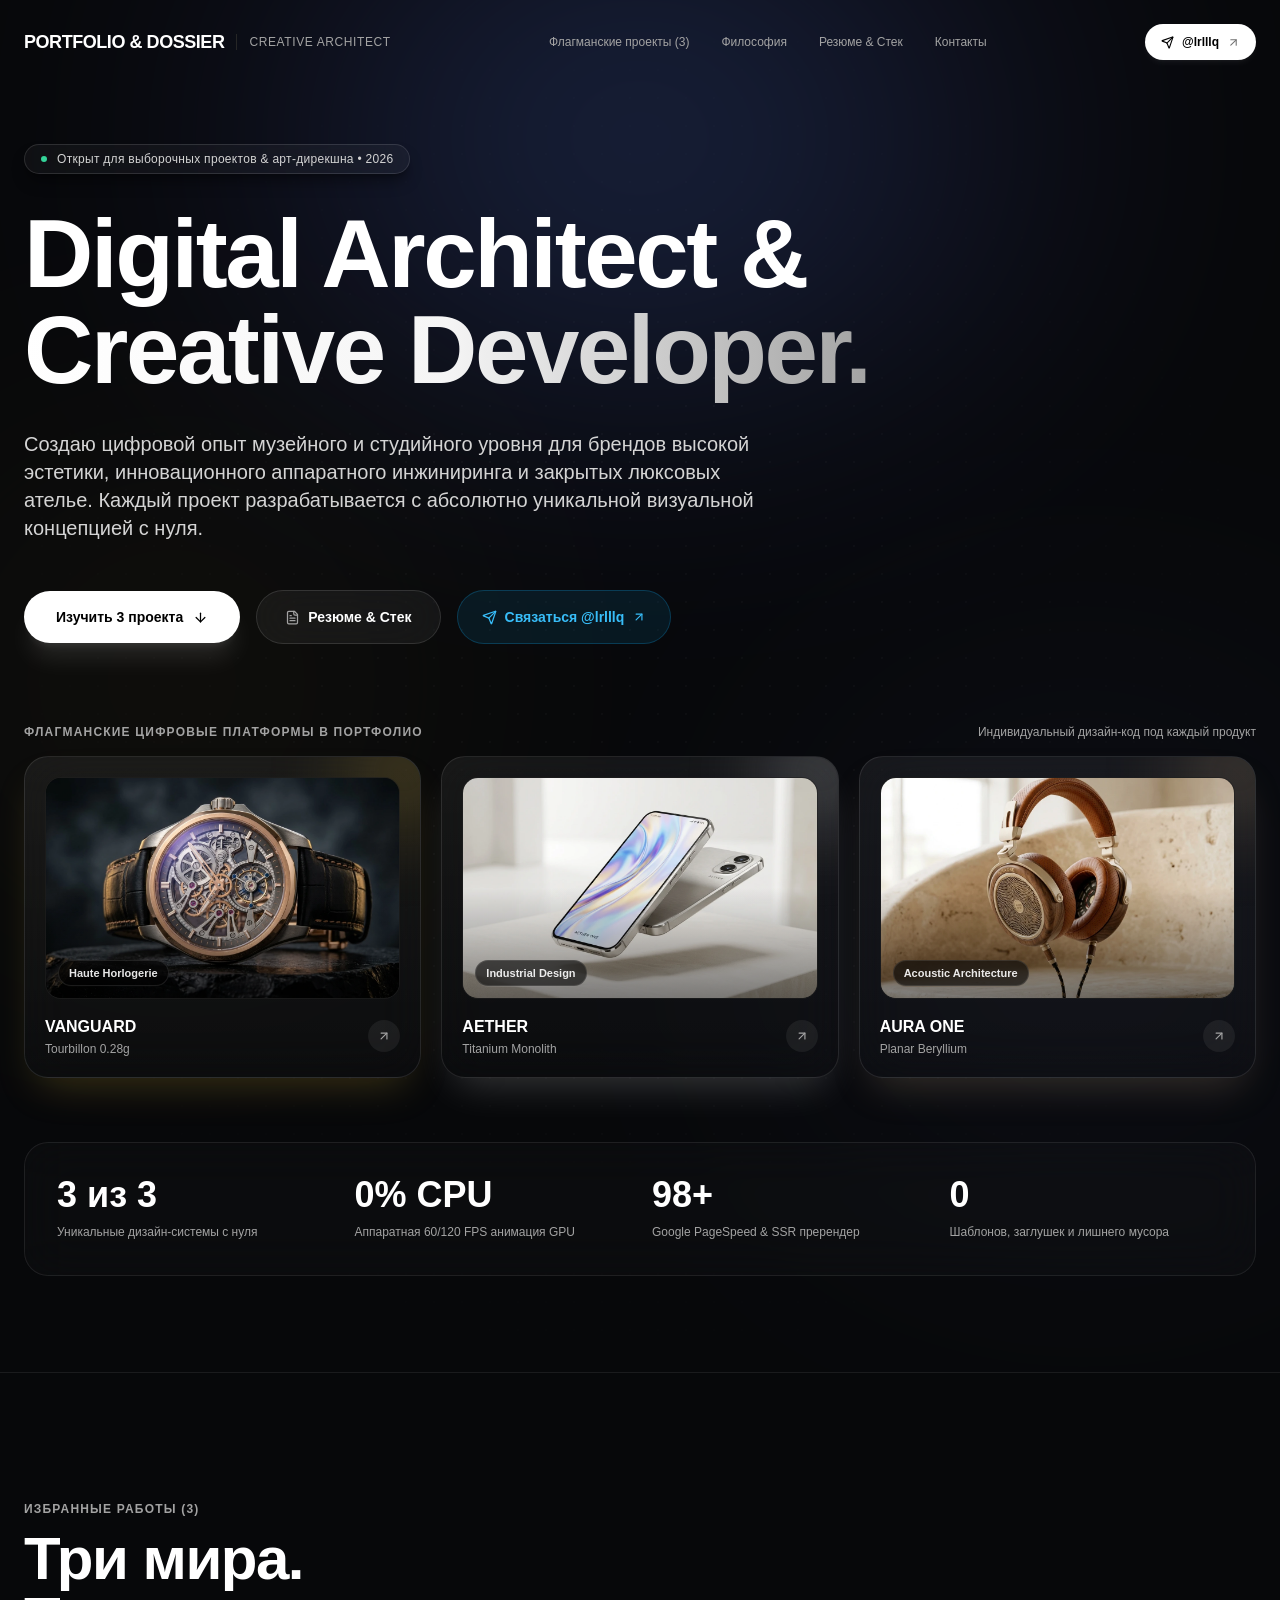
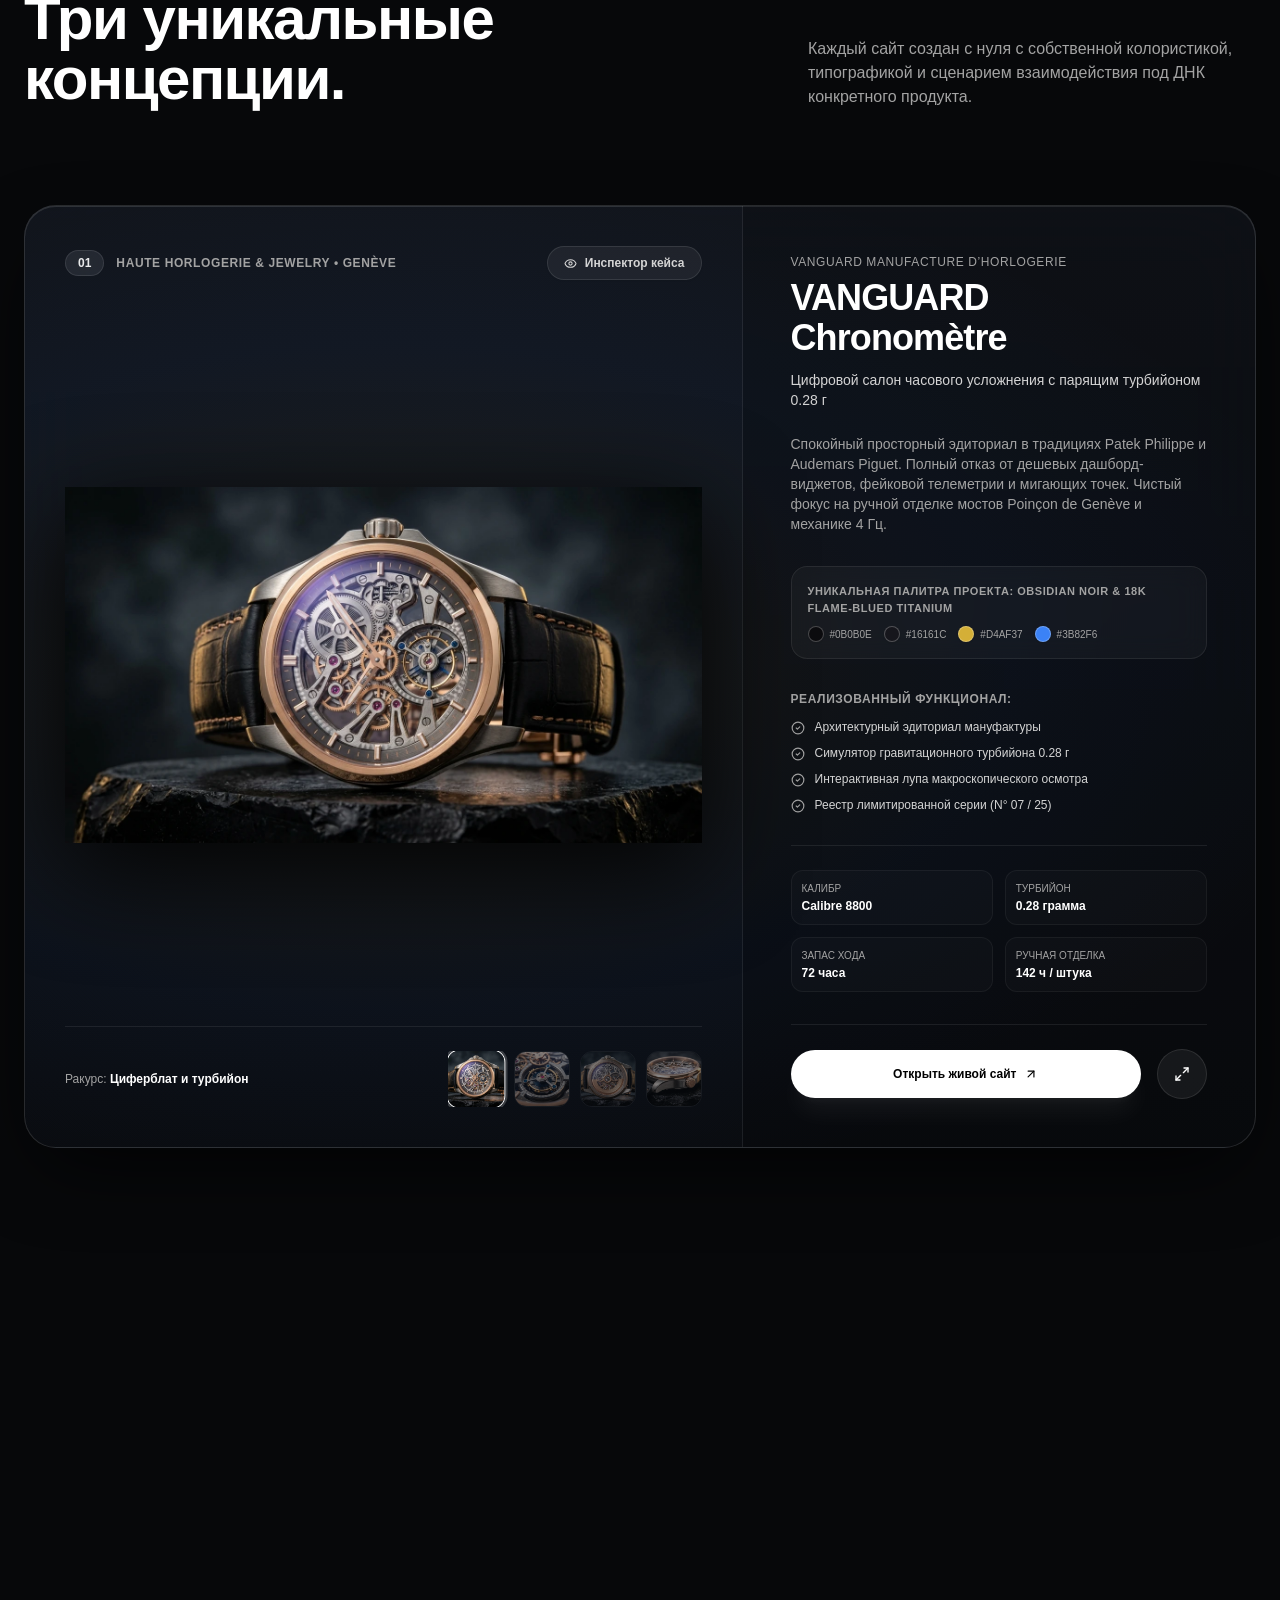
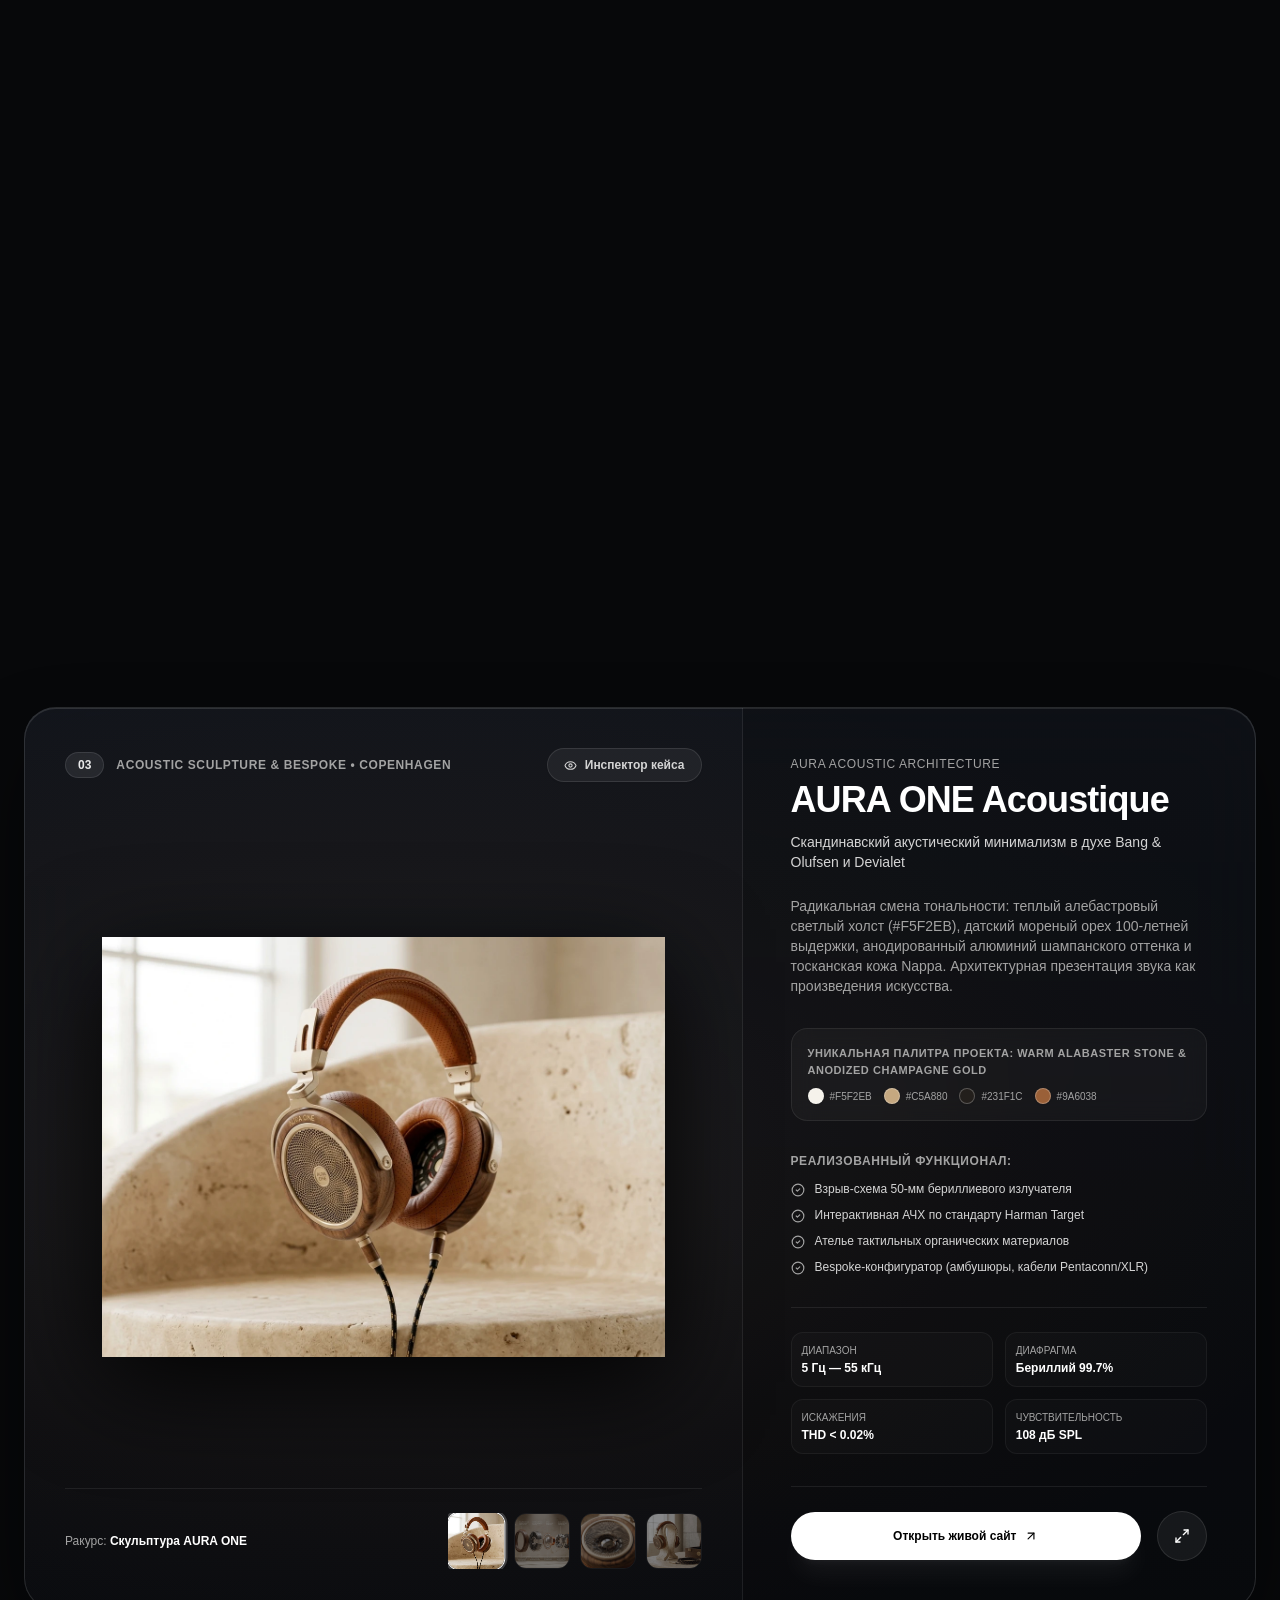
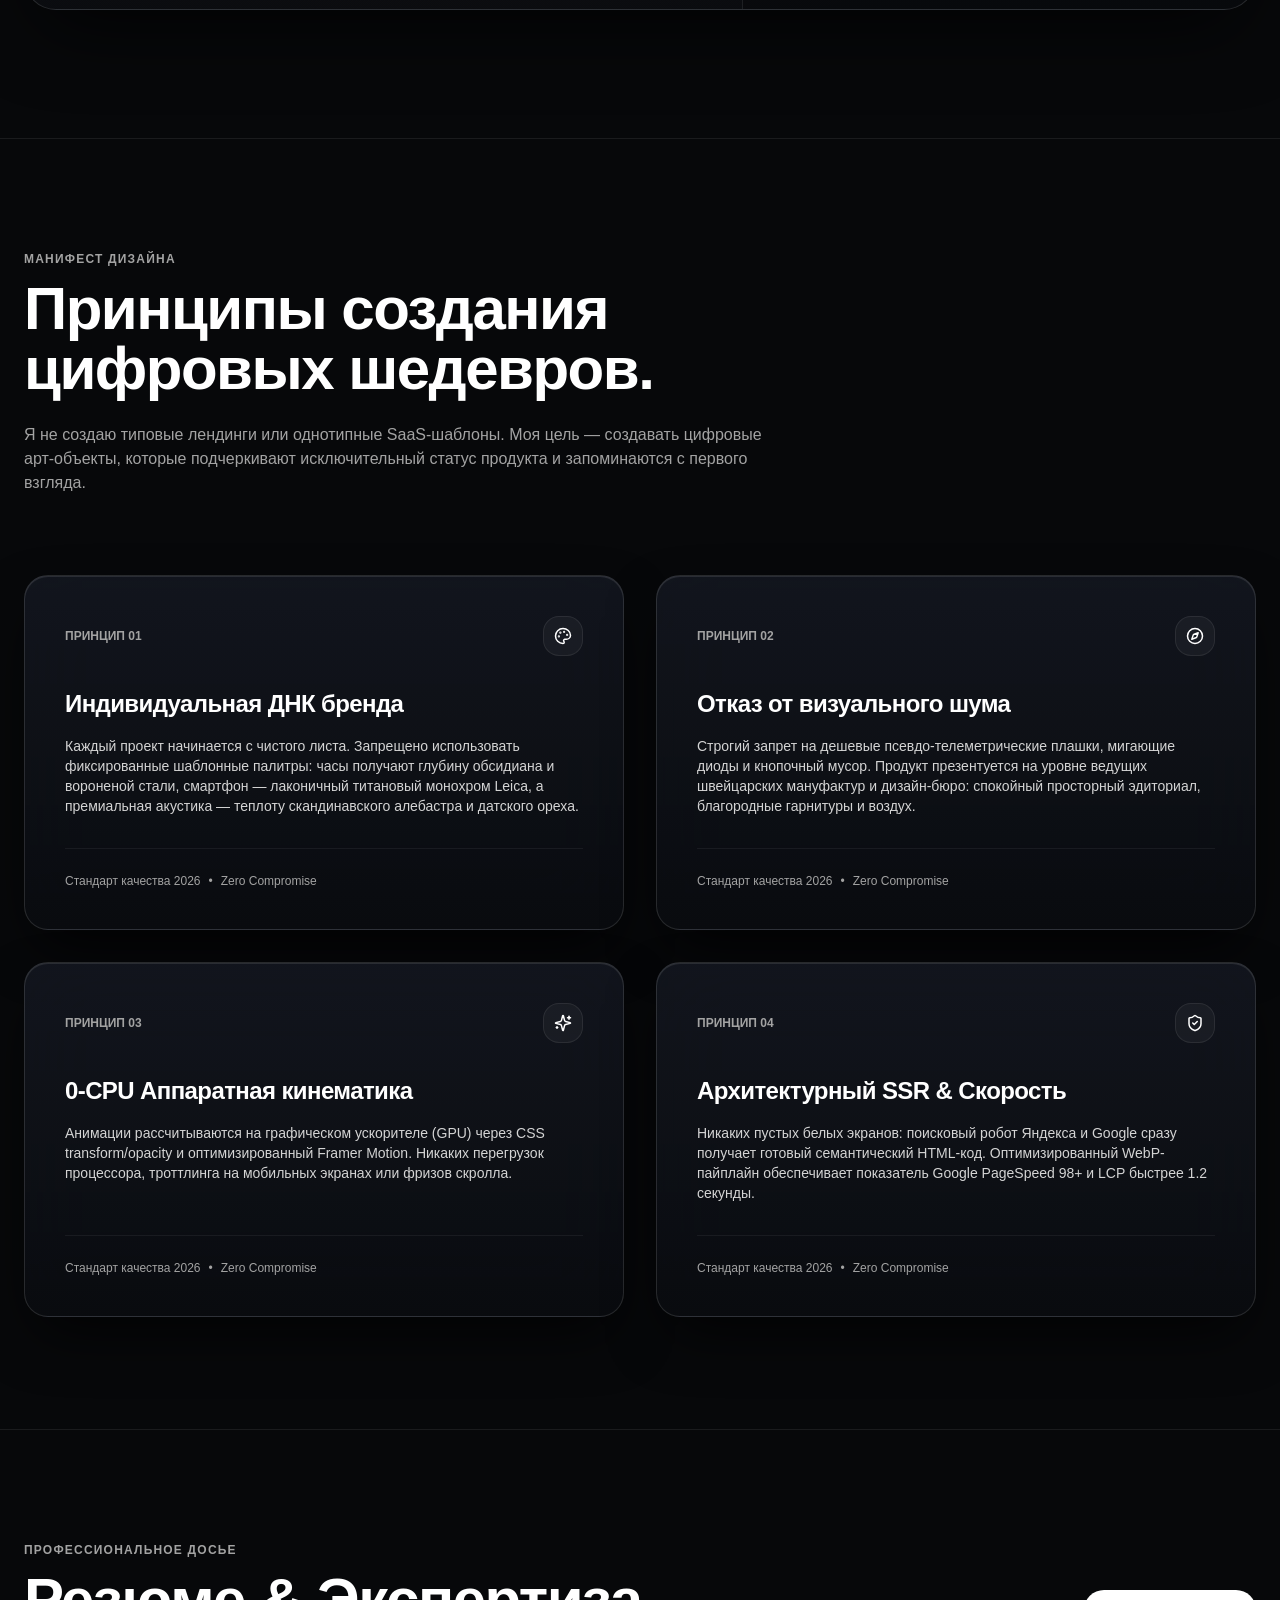
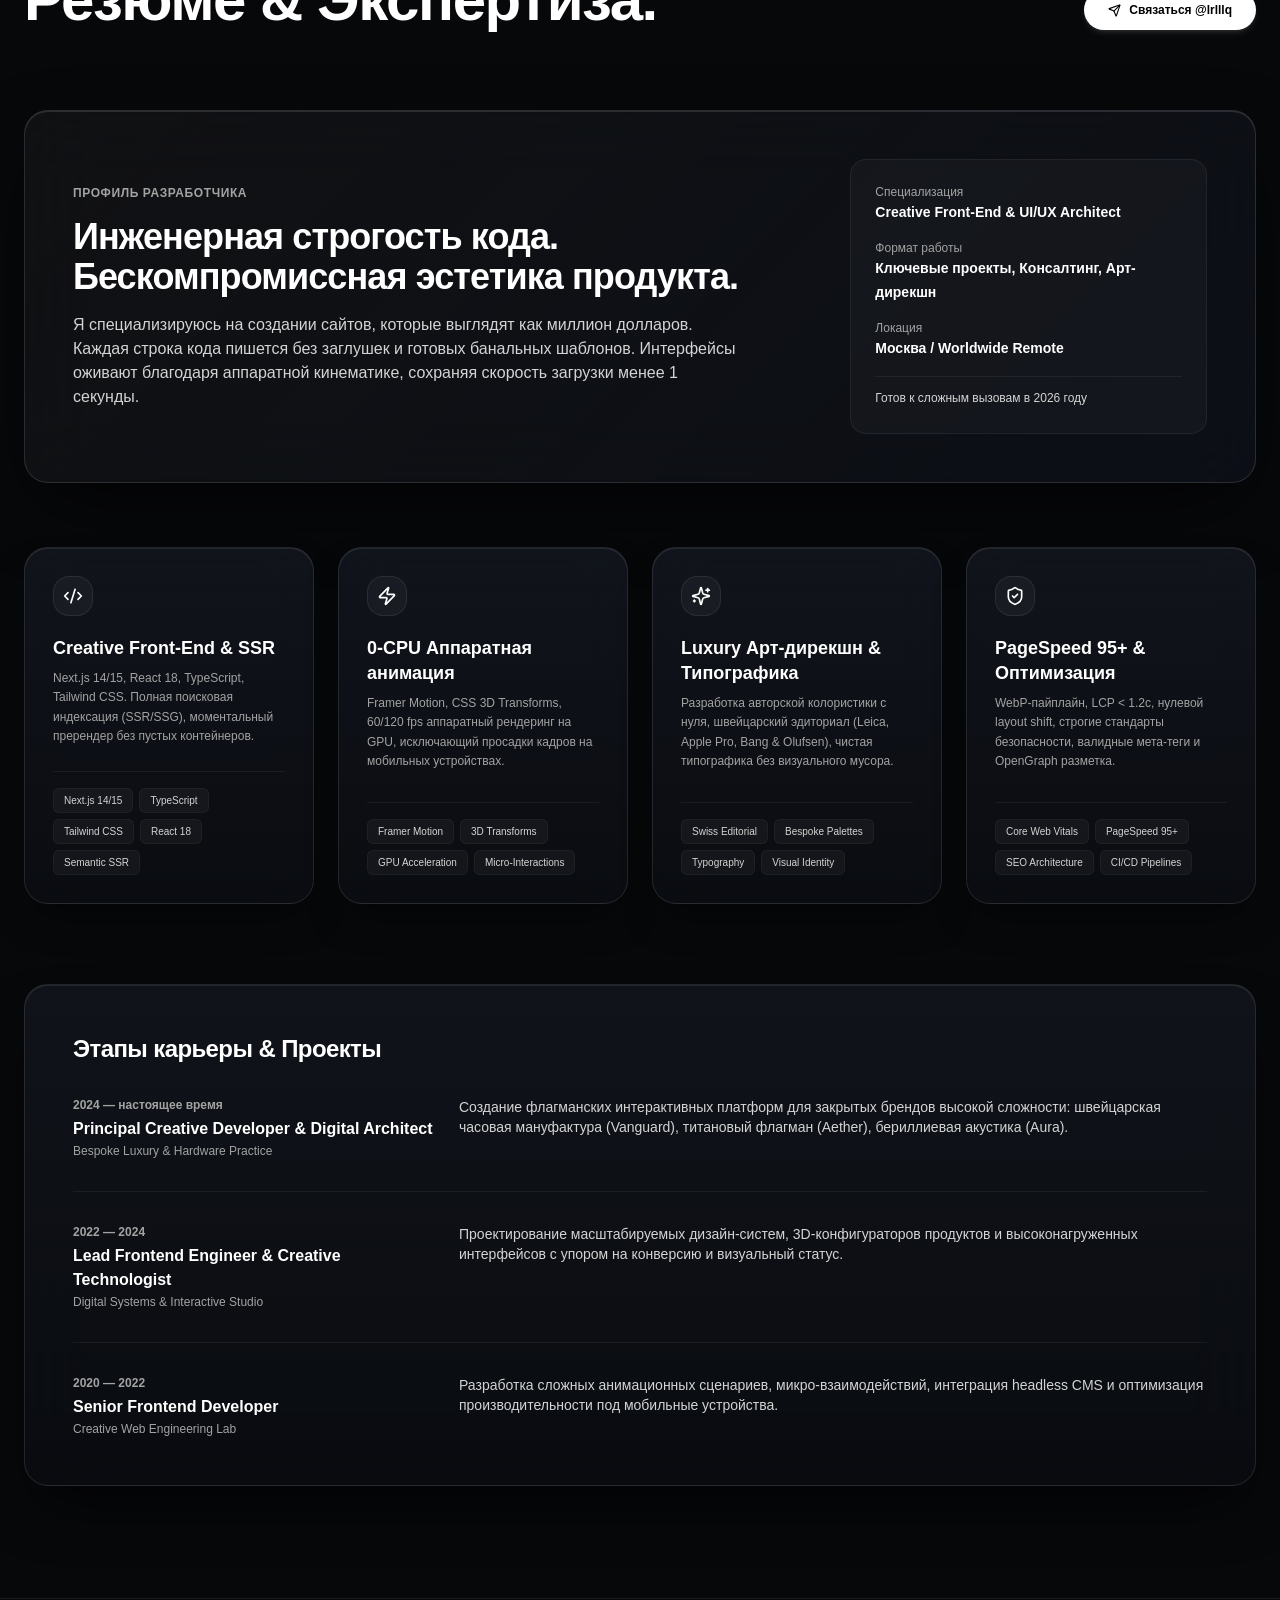
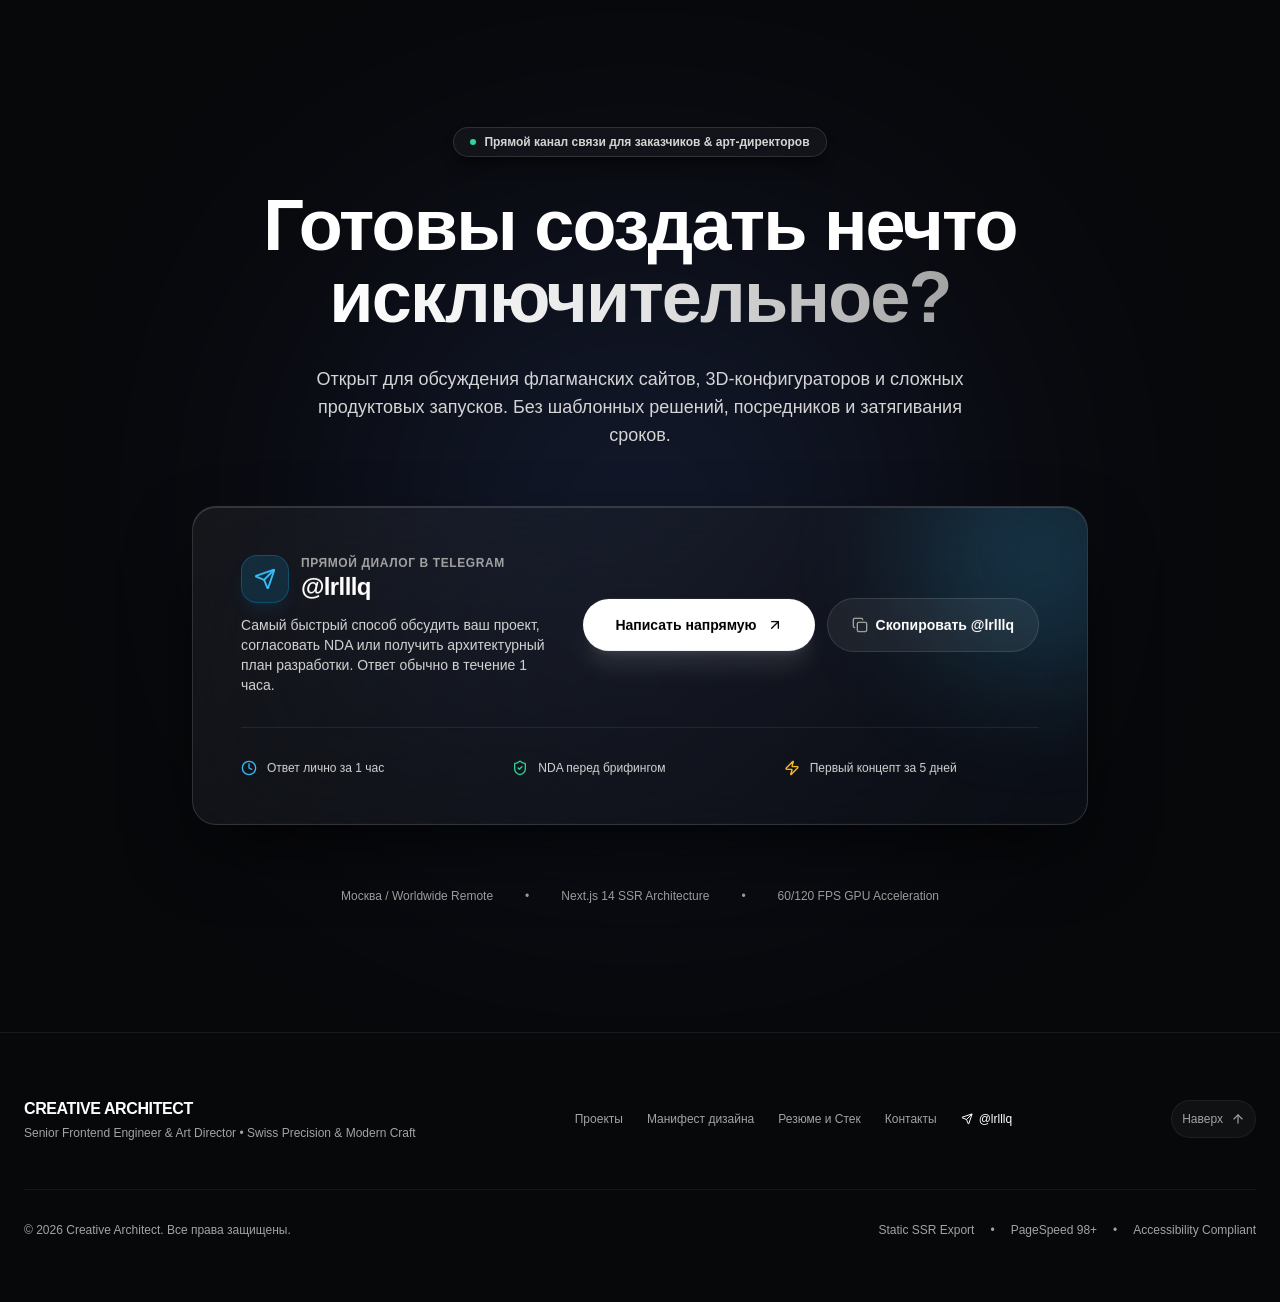
<file: index.html>
<!DOCTYPE html><html lang="ru" class="scroll-smooth"><head><meta charSet="utf-8"/><meta name="viewport" content="width=device-width, initial-scale=1, maximum-scale=5"/><link rel="preload" as="image" href="/images/watch-hero-dial.webp" fetchPriority="high"/><link rel="stylesheet" href="/_next/static/css/d299fc4730f05a55.css" data-precedence="next"/><link rel="preload" as="script" fetchPriority="low" href="/_next/static/chunks/webpack-c81f7fd28659d64f.js"/><script src="/_next/static/chunks/fd9d1056-91aa9495991b9c80.js" async=""></script><script src="/_next/static/chunks/117-1456bf8bcd1cfcce.js" async=""></script><script src="/_next/static/chunks/main-app-74cc7417f80154d9.js" async=""></script><script src="/_next/static/chunks/263-1449e9802bf2edfd.js" async=""></script><script src="/_next/static/chunks/app/page-ab2d941e9690eedd.js" async=""></script><link rel="preconnect" href="https://fonts.googleapis.com"/><link rel="preconnect" href="https://fonts.gstatic.com" crossorigin="anonymous"/><meta name="theme-color" content="#07080A"/><title>Creative Developer &amp; Digital Architect | Portfolio &amp; Executive Résumé</title><meta name="description" content="Портфолио и резюме Senior Creative Developer &amp; Digital Architect. Разработка цифровых продуктов премиального уровня: Haute Horlogerie, титановый смартфон AETHER, акустика AURA ONE."/><meta name="author" content="Senior Creative Developer &amp; Art Director"/><meta name="keywords" content="Creative Developer,Frontend Architect,Портфолио разработчика,UI/UX Art Director,Next.js 14,Framer Motion,Luxury Web Design,Аудиофильские сайты,Швейцарский дизайн"/><meta name="robots" content="index, follow"/><link href="https://fonts.googleapis.com/css2?family=Playfair+Display:ital,wght@0,400..700;1,400..700&amp;display=swap" rel="stylesheet"/><script src="/_next/static/chunks/polyfills-42372ed130431b0a.js" noModule=""></script></head><body class="bg-noir-950 text-neutral-200 antialiased selection:bg-white/20 selection:text-white"><div class="min-h-screen bg-noir-950 text-neutral-200 selection:bg-white/20 selection:text-white"><header class="fixed top-0 left-0 right-0 z-50 transition-all duration-500 bg-transparent py-6"><div class="max-w-7xl mx-auto px-6 flex items-center justify-between"><button class="flex items-center gap-3 text-left group focus:outline-none"><span class="text-white font-semibold text-base sm:text-lg tracking-tight group-hover:text-neutral-300 transition-colors">PORTFOLIO &amp; DOSSIER</span><span class="hidden sm:inline text-neutral-400 text-xs font-normal tracking-wider pl-3 border-l border-neutral-800">CREATIVE ARCHITECT</span></button><nav class="hidden md:flex items-center gap-8 text-xs font-medium text-neutral-400"><button class="hover:text-white transition-colors">Флагманские проекты (3)</button><button class="hover:text-white transition-colors">Философия</button><button class="hover:text-white transition-colors">Резюме &amp; Стек</button><button class="hover:text-white transition-colors">Контакты</button></nav><div class="flex items-center gap-4"><a href="https://t.me/lrlllq" target="_blank" rel="noopener noreferrer" class="hidden sm:inline-flex items-center gap-2 bg-white text-black text-xs font-semibold px-4 py-2.5 rounded-full hover:bg-neutral-200 active:scale-95 transition-all shadow-md shadow-white/5"><svg xmlns="http://www.w3.org/2000/svg" width="13" height="13" viewBox="0 0 24 24" fill="none" stroke="currentColor" stroke-width="2" stroke-linecap="round" stroke-linejoin="round" class="lucide lucide-send"><path d="M14.536 21.686a.5.5 0 0 0 .937-.024l6.5-19a.496.496 0 0 0-.635-.635l-19 6.5a.5.5 0 0 0-.024.937l7.93 3.18a2 2 0 0 1 1.112 1.11z"></path><path d="m21.854 2.147-10.94 10.939"></path></svg><span>@lrlllq</span><svg xmlns="http://www.w3.org/2000/svg" width="13" height="13" viewBox="0 0 24 24" fill="none" stroke="currentColor" stroke-width="2" stroke-linecap="round" stroke-linejoin="round" class="lucide lucide-arrow-up-right text-neutral-500"><path d="M7 7h10v10"></path><path d="M7 17 17 7"></path></svg></a><button class="md:hidden text-white p-2 focus:outline-none" aria-label="Меню"><svg xmlns="http://www.w3.org/2000/svg" width="20" height="20" viewBox="0 0 24 24" fill="none" stroke="currentColor" stroke-width="2" stroke-linecap="round" stroke-linejoin="round" class="lucide lucide-menu"><line x1="4" x2="20" y1="12" y2="12"></line><line x1="4" x2="20" y1="6" y2="6"></line><line x1="4" x2="20" y1="18" y2="18"></line></svg></button></div></div></header><main><section class="relative min-h-screen pt-36 pb-24 flex flex-col justify-center overflow-hidden bg-noir-950"><div class="absolute inset-0 pointer-events-none overflow-hidden"><div class="absolute inset-0 bg-subtle-grid opacity-35 [mask-image:radial-gradient(ellipse_at_center,black_30%,transparent_75%)]"></div><div class="absolute -top-[10%] left-1/2 -translate-x-1/2 w-[900px] h-[550px] rounded-full blur-[140px] opacity-25" style="background:radial-gradient(ellipse at center, #38BDF8 0%, #6366F1 40%, transparent 70%)"></div><div class="absolute top-1/3 -left-[10%] w-[600px] h-[450px] rounded-full blur-[160px] opacity-15" style="background:radial-gradient(circle, #D4AF37 0%, transparent 70%)"></div><div class="absolute top-1/2 -right-[10%] w-[650px] h-[500px] rounded-full blur-[170px] opacity-15" style="background:radial-gradient(circle, #818CF8 0%, transparent 70%)"></div></div><div class="max-w-7xl mx-auto px-6 relative z-10 w-full"><div class="inline-flex items-center gap-2.5 px-4 py-1.5 rounded-full bg-white/[0.04] border border-white/[0.12] backdrop-blur-xl mb-8 shadow-lg shadow-black/40" style="opacity:0;transform:translateY(16px)"><span class="w-1.5 h-1.5 rounded-full bg-emerald-400"></span><span class="text-xs text-neutral-300 font-medium tracking-wide">Открыт для выборочных проектов &amp; арт-дирекшна • 2026</span></div><div class="mb-8" style="opacity:0;transform:translateY(24px)"><h1 class="text-4xl sm:text-6xl md:text-7xl lg:text-8xl font-semibold tracking-tight text-white leading-[1.04]">Digital Architect &amp; <br/><span class="text-transparent bg-clip-text bg-gradient-to-r from-white via-neutral-100 to-neutral-400">Creative Developer.</span></h1></div><p class="max-w-3xl text-lg sm:text-xl text-neutral-300 font-normal leading-relaxed mb-12" style="opacity:0;transform:translateY(20px)">Создаю цифровой опыт музейного и студийного уровня для брендов высокой эстетики, инновационного аппаратного инжиниринга и закрытых люксовых ателье. Каждый проект разрабатывается с абсолютно уникальной визуальной концепцией с нуля.</p><div class="flex flex-wrap items-center gap-4 mb-20" style="opacity:0;transform:translateY(20px)"><a href="#projects" class="inline-flex items-center gap-2.5 bg-white text-black text-sm font-semibold px-8 py-4 rounded-full hover:bg-neutral-200 active:scale-95 transition-all shadow-xl shadow-white/10"><span>Изучить 3 проекта</span><svg xmlns="http://www.w3.org/2000/svg" width="15" height="15" viewBox="0 0 24 24" fill="none" stroke="currentColor" stroke-width="2" stroke-linecap="round" stroke-linejoin="round" class="lucide lucide-arrow-down"><path d="M12 5v14"></path><path d="m19 12-7 7-7-7"></path></svg></a><a href="#resume" class="inline-flex items-center gap-2 bg-white/[0.05] hover:bg-white/[0.12] border border-white/[0.12] backdrop-blur-xl text-white text-sm font-semibold px-7 py-4 rounded-full transition-all"><svg xmlns="http://www.w3.org/2000/svg" width="15" height="15" viewBox="0 0 24 24" fill="none" stroke="currentColor" stroke-width="2" stroke-linecap="round" stroke-linejoin="round" class="lucide lucide-file-text text-neutral-400"><path d="M15 2H6a2 2 0 0 0-2 2v16a2 2 0 0 0 2 2h12a2 2 0 0 0 2-2V7Z"></path><path d="M14 2v4a2 2 0 0 0 2 2h4"></path><path d="M10 9H8"></path><path d="M16 13H8"></path><path d="M16 17H8"></path></svg><span>Резюме &amp; Стек</span></a><a href="https://t.me/lrlllq" target="_blank" rel="noopener noreferrer" class="inline-flex items-center gap-2 text-sky-400 hover:text-sky-300 bg-sky-500/10 hover:bg-sky-500/20 border border-sky-500/25 px-6 py-4 rounded-full text-sm font-semibold transition-all"><svg xmlns="http://www.w3.org/2000/svg" width="15" height="15" viewBox="0 0 24 24" fill="none" stroke="currentColor" stroke-width="2" stroke-linecap="round" stroke-linejoin="round" class="lucide lucide-send"><path d="M14.536 21.686a.5.5 0 0 0 .937-.024l6.5-19a.496.496 0 0 0-.635-.635l-19 6.5a.5.5 0 0 0-.024.937l7.93 3.18a2 2 0 0 1 1.112 1.11z"></path><path d="m21.854 2.147-10.94 10.939"></path></svg><span>Связаться @lrlllq</span><svg xmlns="http://www.w3.org/2000/svg" width="14" height="14" viewBox="0 0 24 24" fill="none" stroke="currentColor" stroke-width="2" stroke-linecap="round" stroke-linejoin="round" class="lucide lucide-arrow-up-right"><path d="M7 7h10v10"></path><path d="M7 17 17 7"></path></svg></a></div><div class="mb-16" style="opacity:0;transform:translateY(32px)"><div class="flex items-center justify-between mb-4"><span class="text-xs uppercase tracking-widest text-neutral-400 font-semibold">Флагманские цифровые платформы в портфолио</span><span class="text-xs text-neutral-400 font-normal">Индивидуальный дизайн-код под каждый продукт</span></div><div class="grid grid-cols-1 md:grid-cols-3 gap-5"><a href="#projects" class="group relative rounded-3xl p-5 bg-gradient-to-b from-white/[0.06] to-white/[0.02] border border-white/[0.1] hover:border-white/30 backdrop-blur-xl transition-all duration-300 overflow-hidden shadow-2xl hover:-translate-y-1.5" style="box-shadow:0 20px 40px -15px rgba(212, 175, 55, 0.25)"><div class="absolute -top-12 -right-12 w-32 h-32 rounded-full blur-2xl opacity-20 group-hover:opacity-40 transition-opacity" style="background-color:#D4AF37"></div><div class="relative aspect-[16/10] rounded-2xl overflow-hidden mb-4 bg-black/60 border border-white/[0.08]"><img alt="VANGUARD" loading="lazy" decoding="async" data-nimg="fill" class="object-cover group-hover:scale-105 transition-transform duration-700 ease-out" style="position:absolute;height:100%;width:100%;left:0;top:0;right:0;bottom:0;color:transparent" src="/images/watch-hero-dial.webp"/><div class="absolute inset-0 bg-gradient-to-t from-black/80 via-transparent to-transparent opacity-60"></div><span class="absolute bottom-3 left-3 text-[11px] font-semibold text-white/90 bg-black/60 backdrop-blur-md px-2.5 py-1 rounded-full border border-white/10">Haute Horlogerie</span></div><div class="flex items-center justify-between"><div><h3 class="text-base font-semibold text-white group-hover:text-neutral-200 transition-colors">VANGUARD</h3><p class="text-xs text-neutral-400 mt-0.5">Tourbillon 0.28g</p></div><div class="w-8 h-8 rounded-full bg-white/[0.06] group-hover:bg-white text-neutral-400 group-hover:text-black flex items-center justify-center transition-colors"><svg xmlns="http://www.w3.org/2000/svg" width="14" height="14" viewBox="0 0 24 24" fill="none" stroke="currentColor" stroke-width="2" stroke-linecap="round" stroke-linejoin="round" class="lucide lucide-arrow-up-right"><path d="M7 7h10v10"></path><path d="M7 17 17 7"></path></svg></div></div></a><a href="#projects" class="group relative rounded-3xl p-5 bg-gradient-to-b from-white/[0.06] to-white/[0.02] border border-white/[0.1] hover:border-white/30 backdrop-blur-xl transition-all duration-300 overflow-hidden shadow-2xl hover:-translate-y-1.5" style="box-shadow:0 20px 40px -15px rgba(255, 255, 255, 0.2)"><div class="absolute -top-12 -right-12 w-32 h-32 rounded-full blur-2xl opacity-20 group-hover:opacity-40 transition-opacity" style="background-color:#E5E5E7"></div><div class="relative aspect-[16/10] rounded-2xl overflow-hidden mb-4 bg-black/60 border border-white/[0.08]"><img alt="AETHER" loading="lazy" decoding="async" data-nimg="fill" class="object-cover group-hover:scale-105 transition-transform duration-700 ease-out" style="position:absolute;height:100%;width:100%;left:0;top:0;right:0;bottom:0;color:transparent" src="/images/phone-hero-perspective.webp"/><div class="absolute inset-0 bg-gradient-to-t from-black/80 via-transparent to-transparent opacity-60"></div><span class="absolute bottom-3 left-3 text-[11px] font-semibold text-white/90 bg-black/60 backdrop-blur-md px-2.5 py-1 rounded-full border border-white/10">Industrial Design</span></div><div class="flex items-center justify-between"><div><h3 class="text-base font-semibold text-white group-hover:text-neutral-200 transition-colors">AETHER</h3><p class="text-xs text-neutral-400 mt-0.5">Titanium Monolith</p></div><div class="w-8 h-8 rounded-full bg-white/[0.06] group-hover:bg-white text-neutral-400 group-hover:text-black flex items-center justify-center transition-colors"><svg xmlns="http://www.w3.org/2000/svg" width="14" height="14" viewBox="0 0 24 24" fill="none" stroke="currentColor" stroke-width="2" stroke-linecap="round" stroke-linejoin="round" class="lucide lucide-arrow-up-right"><path d="M7 7h10v10"></path><path d="M7 17 17 7"></path></svg></div></div></a><a href="#projects" class="group relative rounded-3xl p-5 bg-gradient-to-b from-white/[0.06] to-white/[0.02] border border-white/[0.1] hover:border-white/30 backdrop-blur-xl transition-all duration-300 overflow-hidden shadow-2xl hover:-translate-y-1.5" style="box-shadow:0 20px 40px -15px rgba(197, 168, 128, 0.25)"><div class="absolute -top-12 -right-12 w-32 h-32 rounded-full blur-2xl opacity-20 group-hover:opacity-40 transition-opacity" style="background-color:#C5A880"></div><div class="relative aspect-[16/10] rounded-2xl overflow-hidden mb-4 bg-black/60 border border-white/[0.08]"><img alt="AURA ONE" loading="lazy" decoding="async" data-nimg="fill" class="object-cover group-hover:scale-105 transition-transform duration-700 ease-out" style="position:absolute;height:100%;width:100%;left:0;top:0;right:0;bottom:0;color:transparent" src="/images/aura-hero.webp"/><div class="absolute inset-0 bg-gradient-to-t from-black/80 via-transparent to-transparent opacity-60"></div><span class="absolute bottom-3 left-3 text-[11px] font-semibold text-white/90 bg-black/60 backdrop-blur-md px-2.5 py-1 rounded-full border border-white/10">Acoustic Architecture</span></div><div class="flex items-center justify-between"><div><h3 class="text-base font-semibold text-white group-hover:text-neutral-200 transition-colors">AURA ONE</h3><p class="text-xs text-neutral-400 mt-0.5">Planar Beryllium</p></div><div class="w-8 h-8 rounded-full bg-white/[0.06] group-hover:bg-white text-neutral-400 group-hover:text-black flex items-center justify-center transition-colors"><svg xmlns="http://www.w3.org/2000/svg" width="14" height="14" viewBox="0 0 24 24" fill="none" stroke="currentColor" stroke-width="2" stroke-linecap="round" stroke-linejoin="round" class="lucide lucide-arrow-up-right"><path d="M7 7h10v10"></path><path d="M7 17 17 7"></path></svg></div></div></a></div></div><div class="grid grid-cols-2 md:grid-cols-4 gap-6 p-8 rounded-3xl bg-white/[0.02] border border-white/[0.08] backdrop-blur-xl" style="opacity:0;transform:translateY(24px)"><div><span class="text-3xl sm:text-4xl font-semibold text-white block mb-1">3 из 3</span><span class="text-xs text-neutral-400 font-normal">Уникальные дизайн-системы с нуля</span></div><div><span class="text-3xl sm:text-4xl font-semibold text-white block mb-1">0% CPU</span><span class="text-xs text-neutral-400 font-normal">Аппаратная 60/120 FPS анимация GPU</span></div><div><span class="text-3xl sm:text-4xl font-semibold text-white block mb-1">98+</span><span class="text-xs text-neutral-400 font-normal">Google PageSpeed &amp; SSR пререндер</span></div><div><span class="text-3xl sm:text-4xl font-semibold text-white block mb-1">0</span><span class="text-xs text-neutral-400 font-normal">Шаблонов, заглушек и лишнего мусора</span></div></div></div></section><section id="projects" class="py-32 px-6 max-w-7xl mx-auto border-t border-white/[0.08] relative"><div class="flex flex-col md:flex-row md:items-end justify-between mb-24 gap-8"><div><span class="text-xs uppercase tracking-widest text-neutral-400 font-semibold block mb-3">ИЗБРАННЫЕ РАБОТЫ (3)</span><h2 class="text-3xl sm:text-5xl md:text-6xl font-semibold text-white tracking-tight leading-tight">Три мира. <br/>Три уникальные концепции.</h2></div><p class="text-sm sm:text-base text-neutral-400 max-w-md font-normal leading-relaxed">Каждый сайт создан с нуля с собственной колористикой, типографикой и сценарием взаимодействия под ДНК конкретного продукта.</p></div><div class="space-y-32"><article class="relative rounded-[32px] overflow-hidden border border-white/[0.12] shadow-2xl backdrop-blur-2xl transition-all" style="background:linear-gradient(180deg, rgba(20, 24, 32, 0.8) 0%, rgba(10, 12, 16, 0.95) 100%);box-shadow:0 30px 80px -20px rgba(0,0,0,0.8), inset 0 1px 0 rgba(255,255,255,0.12);opacity:0;transform:translateY(40px)"><div class="absolute inset-0 pointer-events-none opacity-60 transition-opacity" style="background:radial-gradient(ellipse at 30% 50%, rgba(212, 175, 55, 0.16) 0%, rgba(59, 130, 246, 0.08) 50%, transparent 80%)"></div><div class="grid grid-cols-1 lg:grid-cols-12 items-stretch relative z-10"><div class="lg:col-span-7 p-6 sm:p-10 flex flex-col justify-between border-b lg:border-b-0 lg:border-r border-white/[0.08] relative min-h-[500px]"><div class="flex items-center justify-between z-10 mb-6"><div class="flex items-center gap-3"><span class="text-xs uppercase font-semibold text-white/90 px-3 py-1 rounded-full bg-white/[0.08] border border-white/10 backdrop-blur-md">01</span><span class="text-xs uppercase font-semibold text-neutral-400 tracking-wider">HAUTE HORLOGERIE &amp; JEWELRY • GENÈVE</span></div><button class="inline-flex items-center gap-2 text-xs font-semibold text-neutral-300 hover:text-white bg-white/[0.06] hover:bg-white/[0.14] border border-white/10 px-4 py-2 rounded-full transition-all shadow-sm"><svg xmlns="http://www.w3.org/2000/svg" width="13" height="13" viewBox="0 0 24 24" fill="none" stroke="currentColor" stroke-width="2" stroke-linecap="round" stroke-linejoin="round" class="lucide lucide-eye"><path d="M2.062 12.348a1 1 0 0 1 0-.696 10.75 10.75 0 0 1 19.876 0 1 1 0 0 1 0 .696 10.75 10.75 0 0 1-19.876 0"></path><circle cx="12" cy="12" r="3"></circle></svg><span>Инспектор кейса</span></button></div><div class="relative w-full h-[320px] sm:h-[420px] my-auto flex items-center justify-center group"><div class="relative w-full h-full will-change-transform transform-gpu flex items-center justify-center" style="opacity:0;transform:scale(0.95)"><img alt="Циферблат и турбийон" fetchPriority="high" decoding="async" data-nimg="fill" class="object-contain drop-shadow-[0_25px_50px_rgba(0,0,0,0.9)] group-hover:scale-105 transition-transform duration-700 ease-out" style="position:absolute;height:100%;width:100%;left:0;top:0;right:0;bottom:0;color:transparent" src="/images/watch-hero-dial.webp"/></div></div><div class="pt-6 border-t border-white/[0.08] z-10 flex flex-col sm:flex-row sm:items-center justify-between gap-4"><span class="text-xs text-neutral-400 font-medium">Ракурс: <span class="text-white font-semibold">Циферблат и турбийон</span></span><div class="flex items-center gap-2.5 overflow-x-auto pb-1 sm:pb-0"><button class="relative w-14 h-14 rounded-xl overflow-hidden border transition-all shrink-0 border-white shadow-md ring-2 ring-white/20 scale-105" title="Циферблат и турбийон"><img alt="Циферблат и турбийон" loading="lazy" decoding="async" data-nimg="fill" class="object-cover" style="position:absolute;height:100%;width:100%;left:0;top:0;right:0;bottom:0;color:transparent" src="/images/watch-hero-dial.webp"/></button><button class="relative w-14 h-14 rounded-xl overflow-hidden border transition-all shrink-0 border-white/10 opacity-50 hover:opacity-80" title="Макро каретки турбийона"><img alt="Макро каретки турбийона" loading="lazy" decoding="async" data-nimg="fill" class="object-cover" style="position:absolute;height:100%;width:100%;left:0;top:0;right:0;bottom:0;color:transparent" src="/images/watch-macro-tourbillon.webp"/></button><button class="relative w-14 h-14 rounded-xl overflow-hidden border transition-all shrink-0 border-white/10 opacity-50 hover:opacity-80" title="Задняя крышка и баланс"><img alt="Задняя крышка и баланс" loading="lazy" decoding="async" data-nimg="fill" class="object-cover" style="position:absolute;height:100%;width:100%;left:0;top:0;right:0;bottom:0;color:transparent" src="/images/watch-caseback-movement.webp"/></button><button class="relative w-14 h-14 rounded-xl overflow-hidden border transition-all shrink-0 border-white/10 opacity-50 hover:opacity-80" title="Титановый профиль 9.8 мм"><img alt="Титановый профиль 9.8 мм" loading="lazy" decoding="async" data-nimg="fill" class="object-cover" style="position:absolute;height:100%;width:100%;left:0;top:0;right:0;bottom:0;color:transparent" src="/images/watch-side-profile.webp"/></button></div></div></div><div class="lg:col-span-5 p-8 sm:p-12 flex flex-col justify-between space-y-8 bg-black/20"><div><span class="text-xs text-neutral-400 uppercase tracking-wider block mb-2 font-medium">Vanguard Manufacture d’Horlogerie</span><h3 class="text-2xl sm:text-4xl font-semibold text-white tracking-tight mb-3">VANGUARD Chronomètre</h3><p class="text-xs sm:text-sm text-neutral-300 font-medium leading-relaxed mb-6">Цифровой салон часового усложнения с парящим турбийоном 0.28 г</p><p class="text-xs sm:text-sm text-neutral-400 leading-relaxed font-normal mb-8">Спокойный просторный эдиториал в традициях Patek Philippe и Audemars Piguet. Полный отказ от дешевых дашборд-виджетов, фейковой телеметрии и мигающих точек. Чистый фокус на ручной отделке мостов Poinçon de Genève и механике 4 Гц.</p><div class="mb-8 p-4 rounded-2xl bg-white/[0.03] border border-white/[0.08] backdrop-blur-md"><span class="text-[11px] uppercase tracking-wider text-neutral-400 block mb-2.5 font-semibold">Уникальная палитра проекта: <!-- -->Obsidian Noir &amp; 18K Flame-Blued Titanium</span><div class="flex items-center gap-3"><div class="flex items-center gap-1.5" title="Obsidian Canvas"><span class="w-4 h-4 rounded-full border border-white/25 inline-block shrink-0 shadow-sm" style="background-color:#0B0B0E"></span><span class="text-[10px] text-neutral-400 hidden sm:inline">#0B0B0E</span></div><div class="flex items-center gap-1.5" title="Smoked Glass"><span class="w-4 h-4 rounded-full border border-white/25 inline-block shrink-0 shadow-sm" style="background-color:#16161C"></span><span class="text-[10px] text-neutral-400 hidden sm:inline">#16161C</span></div><div class="flex items-center gap-1.5" title="18K Brass Gold"><span class="w-4 h-4 rounded-full border border-white/25 inline-block shrink-0 shadow-sm" style="background-color:#D4AF37"></span><span class="text-[10px] text-neutral-400 hidden sm:inline">#D4AF37</span></div><div class="flex items-center gap-1.5" title="Flame Blue Steel"><span class="w-4 h-4 rounded-full border border-white/25 inline-block shrink-0 shadow-sm" style="background-color:#3B82F6"></span><span class="text-[10px] text-neutral-400 hidden sm:inline">#3B82F6</span></div></div></div><div class="space-y-2.5 mb-8"><span class="text-xs uppercase tracking-wider text-neutral-400 block mb-3 font-semibold">Реализованный функционал:</span><div class="flex items-start gap-2.5 text-xs text-neutral-300"><svg xmlns="http://www.w3.org/2000/svg" width="14" height="14" viewBox="0 0 24 24" fill="none" stroke="currentColor" stroke-width="2" stroke-linecap="round" stroke-linejoin="round" class="lucide lucide-circle-check text-neutral-400 shrink-0 mt-0.5"><circle cx="12" cy="12" r="10"></circle><path d="m9 12 2 2 4-4"></path></svg><span>Архитектурный эдиториал мануфактуры</span></div><div class="flex items-start gap-2.5 text-xs text-neutral-300"><svg xmlns="http://www.w3.org/2000/svg" width="14" height="14" viewBox="0 0 24 24" fill="none" stroke="currentColor" stroke-width="2" stroke-linecap="round" stroke-linejoin="round" class="lucide lucide-circle-check text-neutral-400 shrink-0 mt-0.5"><circle cx="12" cy="12" r="10"></circle><path d="m9 12 2 2 4-4"></path></svg><span>Симулятор гравитационного турбийона 0.28 г</span></div><div class="flex items-start gap-2.5 text-xs text-neutral-300"><svg xmlns="http://www.w3.org/2000/svg" width="14" height="14" viewBox="0 0 24 24" fill="none" stroke="currentColor" stroke-width="2" stroke-linecap="round" stroke-linejoin="round" class="lucide lucide-circle-check text-neutral-400 shrink-0 mt-0.5"><circle cx="12" cy="12" r="10"></circle><path d="m9 12 2 2 4-4"></path></svg><span>Интерактивная лупа макроскопического осмотра</span></div><div class="flex items-start gap-2.5 text-xs text-neutral-300"><svg xmlns="http://www.w3.org/2000/svg" width="14" height="14" viewBox="0 0 24 24" fill="none" stroke="currentColor" stroke-width="2" stroke-linecap="round" stroke-linejoin="round" class="lucide lucide-circle-check text-neutral-400 shrink-0 mt-0.5"><circle cx="12" cy="12" r="10"></circle><path d="m9 12 2 2 4-4"></path></svg><span>Реестр лимитированной серии (N° 07 / 25)</span></div></div><div class="grid grid-cols-2 gap-3 pt-6 border-t border-white/[0.08]"><div class="p-2.5 rounded-xl bg-white/[0.02] border border-white/[0.05]"><span class="text-[10px] uppercase text-neutral-400 block font-normal">Калибр</span><span class="text-xs font-semibold text-white mt-0.5 block">Calibre 8800</span></div><div class="p-2.5 rounded-xl bg-white/[0.02] border border-white/[0.05]"><span class="text-[10px] uppercase text-neutral-400 block font-normal">Турбийон</span><span class="text-xs font-semibold text-white mt-0.5 block">0.28 грамма</span></div><div class="p-2.5 rounded-xl bg-white/[0.02] border border-white/[0.05]"><span class="text-[10px] uppercase text-neutral-400 block font-normal">Запас хода</span><span class="text-xs font-semibold text-white mt-0.5 block">72 часа</span></div><div class="p-2.5 rounded-xl bg-white/[0.02] border border-white/[0.05]"><span class="text-[10px] uppercase text-neutral-400 block font-normal">Ручная отделка</span><span class="text-xs font-semibold text-white mt-0.5 block">142 ч / штука</span></div></div></div><div class="pt-6 border-t border-white/[0.08] flex items-center gap-4"><a href="https://vanguard-chronometre.vercel.app" target="_blank" rel="noopener noreferrer" class="flex-1 bg-white text-black font-semibold text-xs py-4 px-6 rounded-full hover:bg-neutral-200 transition-all text-center flex items-center justify-center gap-2 shadow-xl shadow-white/5 active:scale-95"><span>Открыть живой сайт</span><svg xmlns="http://www.w3.org/2000/svg" width="14" height="14" viewBox="0 0 24 24" fill="none" stroke="currentColor" stroke-width="2" stroke-linecap="round" stroke-linejoin="round" class="lucide lucide-arrow-up-right"><path d="M7 7h10v10"></path><path d="M7 17 17 7"></path></svg></a><button class="p-4 rounded-full bg-white/[0.06] hover:bg-white/[0.14] border border-white/[0.1] text-white transition-all hover:scale-105 active:scale-95" title="Инспектор кейса"><svg xmlns="http://www.w3.org/2000/svg" width="16" height="16" viewBox="0 0 24 24" fill="none" stroke="currentColor" stroke-width="2" stroke-linecap="round" stroke-linejoin="round" class="lucide lucide-maximize2"><polyline points="15 3 21 3 21 9"></polyline><polyline points="9 21 3 21 3 15"></polyline><line x1="21" x2="14" y1="3" y2="10"></line><line x1="3" x2="10" y1="21" y2="14"></line></svg></button></div></div></div></article><article class="relative rounded-[32px] overflow-hidden border border-white/[0.12] shadow-2xl backdrop-blur-2xl transition-all" style="background:linear-gradient(180deg, rgba(20, 24, 32, 0.8) 0%, rgba(10, 12, 16, 0.95) 100%);box-shadow:0 30px 80px -20px rgba(0,0,0,0.8), inset 0 1px 0 rgba(255,255,255,0.12);opacity:0;transform:translateY(40px)"><div class="absolute inset-0 pointer-events-none opacity-60 transition-opacity" style="background:radial-gradient(ellipse at 30% 50%, rgba(255, 255, 255, 0.14) 0%, rgba(154, 149, 141, 0.08) 50%, transparent 80%)"></div><div class="grid grid-cols-1 lg:grid-cols-12 items-stretch relative z-10"><div class="lg:col-span-7 p-6 sm:p-10 flex flex-col justify-between border-b lg:border-b-0 lg:border-r border-white/[0.08] relative min-h-[500px]"><div class="flex items-center justify-between z-10 mb-6"><div class="flex items-center gap-3"><span class="text-xs uppercase font-semibold text-white/90 px-3 py-1 rounded-full bg-white/[0.08] border border-white/10 backdrop-blur-md">02</span><span class="text-xs uppercase font-semibold text-neutral-400 tracking-wider">INDUSTRIAL DESIGN &amp; HARDWARE • ZÜRICH</span></div><button class="inline-flex items-center gap-2 text-xs font-semibold text-neutral-300 hover:text-white bg-white/[0.06] hover:bg-white/[0.14] border border-white/10 px-4 py-2 rounded-full transition-all shadow-sm"><svg xmlns="http://www.w3.org/2000/svg" width="13" height="13" viewBox="0 0 24 24" fill="none" stroke="currentColor" stroke-width="2" stroke-linecap="round" stroke-linejoin="round" class="lucide lucide-eye"><path d="M2.062 12.348a1 1 0 0 1 0-.696 10.75 10.75 0 0 1 19.876 0 1 1 0 0 1 0 .696 10.75 10.75 0 0 1-19.876 0"></path><circle cx="12" cy="12" r="3"></circle></svg><span>Инспектор кейса</span></button></div><div class="relative w-full h-[320px] sm:h-[420px] my-auto flex items-center justify-center group"><div class="relative w-full h-full will-change-transform transform-gpu flex items-center justify-center" style="opacity:0;transform:scale(0.95)"><img alt="Фронтальный монолит" loading="lazy" decoding="async" data-nimg="fill" class="object-contain drop-shadow-[0_25px_50px_rgba(0,0,0,0.9)] group-hover:scale-105 transition-transform duration-700 ease-out" style="position:absolute;height:100%;width:100%;left:0;top:0;right:0;bottom:0;color:transparent" src="/images/phone-hero-perspective.webp"/></div></div><div class="pt-6 border-t border-white/[0.08] z-10 flex flex-col sm:flex-row sm:items-center justify-between gap-4"><span class="text-xs text-neutral-400 font-medium">Ракурс: <span class="text-white font-semibold">Фронтальный монолит</span></span><div class="flex items-center gap-2.5 overflow-x-auto pb-1 sm:pb-0"><button class="relative w-14 h-14 rounded-xl overflow-hidden border transition-all shrink-0 border-white shadow-md ring-2 ring-white/20 scale-105" title="Фронтальный монолит"><img alt="Фронтальный монолит" loading="lazy" decoding="async" data-nimg="fill" class="object-cover" style="position:absolute;height:100%;width:100%;left:0;top:0;right:0;bottom:0;color:transparent" src="/images/phone-hero-perspective.webp"/></button><button class="relative w-14 h-14 rounded-xl overflow-hidden border transition-all shrink-0 border-white/10 opacity-50 hover:opacity-80" title="Оптический ирис 50 Мп"><img alt="Оптический ирис 50 Мп" loading="lazy" decoding="async" data-nimg="fill" class="object-cover" style="position:absolute;height:100%;width:100%;left:0;top:0;right:0;bottom:0;color:transparent" src="/images/phone-macro-camera.webp"/></button><button class="relative w-14 h-14 rounded-xl overflow-hidden border transition-all shrink-0 border-white/10 opacity-50 hover:opacity-80" title="Взрыв-схема испарителя"><img alt="Взрыв-схема испарителя" loading="lazy" decoding="async" data-nimg="fill" class="object-cover" style="position:absolute;height:100%;width:100%;left:0;top:0;right:0;bottom:0;color:transparent" src="/images/phone-exploded-chassis.webp"/></button><button class="relative w-14 h-14 rounded-xl overflow-hidden border transition-all shrink-0 border-white/10 opacity-50 hover:opacity-80" title="Профиль шасси 7.4 мм"><img alt="Профиль шасси 7.4 мм" loading="lazy" decoding="async" data-nimg="fill" class="object-cover" style="position:absolute;height:100%;width:100%;left:0;top:0;right:0;bottom:0;color:transparent" src="/images/phone-side-profile.webp"/></button></div></div></div><div class="lg:col-span-5 p-8 sm:p-12 flex flex-col justify-between space-y-8 bg-black/20"><div><span class="text-xs text-neutral-400 uppercase tracking-wider block mb-2 font-medium">Aether Industrial Design Lab</span><h3 class="text-2xl sm:text-4xl font-semibold text-white tracking-tight mb-3">AETHER MONOLITH</h3><p class="text-xs sm:text-sm text-neutral-300 font-medium leading-relaxed mb-6">Архитектурный титановый флагман в эталонной эстетике Apple Pro и Leica</p><p class="text-xs sm:text-sm text-neutral-400 leading-relaxed font-normal mb-8">Бескомпромиссная аппаратная презентация. Никаких неоновых пересветов или пластиковых эффектов. Глубокий кинематографичный черный холст (#000000), мягкие контрасты (#F5F5F7, нейтральный серый #86868B), белые кнопки-пилюли и 3D-наклон без нагрузки на CPU.</p><div class="mb-8 p-4 rounded-2xl bg-white/[0.03] border border-white/[0.08] backdrop-blur-md"><span class="text-[11px] uppercase tracking-wider text-neutral-400 block mb-2.5 font-semibold">Уникальная палитра проекта: <!-- -->Deep Space Pitch Black &amp; Grade 5 Titanium</span><div class="flex items-center gap-3"><div class="flex items-center gap-1.5" title="Cinematic Black"><span class="w-4 h-4 rounded-full border border-white/25 inline-block shrink-0 shadow-sm" style="background-color:#000000"></span><span class="text-[10px] text-neutral-400 hidden sm:inline">#000000</span></div><div class="flex items-center gap-1.5" title="Studio Card"><span class="w-4 h-4 rounded-full border border-white/25 inline-block shrink-0 shadow-sm" style="background-color:#121214"></span><span class="text-[10px] text-neutral-400 hidden sm:inline">#121214</span></div><div class="flex items-center gap-1.5" title="Apple Off-White"><span class="w-4 h-4 rounded-full border border-white/25 inline-block shrink-0 shadow-sm" style="background-color:#F5F5F7"></span><span class="text-[10px] text-neutral-400 hidden sm:inline">#F5F5F7</span></div><div class="flex items-center gap-1.5" title="Natural Titanium"><span class="w-4 h-4 rounded-full border border-white/25 inline-block shrink-0 shadow-sm" style="background-color:#9A958D"></span><span class="text-[10px] text-neutral-400 hidden sm:inline">#9A958D</span></div></div></div><div class="space-y-2.5 mb-8"><span class="text-xs uppercase tracking-wider text-neutral-400 block mb-3 font-semibold">Реализованный функционал:</span><div class="flex items-start gap-2.5 text-xs text-neutral-300"><svg xmlns="http://www.w3.org/2000/svg" width="14" height="14" viewBox="0 0 24 24" fill="none" stroke="currentColor" stroke-width="2" stroke-linecap="round" stroke-linejoin="round" class="lucide lucide-circle-check text-neutral-400 shrink-0 mt-0.5"><circle cx="12" cy="12" r="10"></circle><path d="m9 12 2 2 4-4"></path></svg><span>Презентация титанового шасси Ti-6Al-4V</span></div><div class="flex items-start gap-2.5 text-xs text-neutral-300"><svg xmlns="http://www.w3.org/2000/svg" width="14" height="14" viewBox="0 0 24 24" fill="none" stroke="currentColor" stroke-width="2" stroke-linecap="round" stroke-linejoin="round" class="lucide lucide-circle-check text-neutral-400 shrink-0 mt-0.5"><circle cx="12" cy="12" r="10"></circle><path d="m9 12 2 2 4-4"></path></svg><span>Оптический модуль Leica с ирисом f/1.2</span></div><div class="flex items-start gap-2.5 text-xs text-neutral-300"><svg xmlns="http://www.w3.org/2000/svg" width="14" height="14" viewBox="0 0 24 24" fill="none" stroke="currentColor" stroke-width="2" stroke-linecap="round" stroke-linejoin="round" class="lucide lucide-circle-check text-neutral-400 shrink-0 mt-0.5"><circle cx="12" cy="12" r="10"></circle><path d="m9 12 2 2 4-4"></path></svg><span>Bento-сетка с 3D Perspective Tilt и 0% CPU</span></div><div class="flex items-start gap-2.5 text-xs text-neutral-300"><svg xmlns="http://www.w3.org/2000/svg" width="14" height="14" viewBox="0 0 24 24" fill="none" stroke="currentColor" stroke-width="2" stroke-linecap="round" stroke-linejoin="round" class="lucide lucide-circle-check text-neutral-400 shrink-0 mt-0.5"><circle cx="12" cy="12" r="10"></circle><path d="m9 12 2 2 4-4"></path></svg><span>Конфигуратор 4 натуральных материалов корпуса</span></div></div><div class="grid grid-cols-2 gap-3 pt-6 border-t border-white/[0.08]"><div class="p-2.5 rounded-xl bg-white/[0.02] border border-white/[0.05]"><span class="text-[10px] uppercase text-neutral-400 block font-normal">Материал</span><span class="text-xs font-semibold text-white mt-0.5 block">Титан Grade 5</span></div><div class="p-2.5 rounded-xl bg-white/[0.02] border border-white/[0.05]"><span class="text-[10px] uppercase text-neutral-400 block font-normal">Фрезеровка</span><span class="text-xs font-semibold text-white mt-0.5 block">14 часов / блок</span></div><div class="p-2.5 rounded-xl bg-white/[0.02] border border-white/[0.05]"><span class="text-[10px] uppercase text-neutral-400 block font-normal">Диафрагма</span><span class="text-xs font-semibold text-white mt-0.5 block">f/1.2 – f/4.0</span></div><div class="p-2.5 rounded-xl bg-white/[0.02] border border-white/[0.05]"><span class="text-[10px] uppercase text-neutral-400 block font-normal">Приватность</span><span class="text-xs font-semibold text-white mt-0.5 block">Тумблер Air-Gap</span></div></div></div><div class="pt-6 border-t border-white/[0.08] flex items-center gap-4"><a href="https://aether-monolith.vercel.app" target="_blank" rel="noopener noreferrer" class="flex-1 bg-white text-black font-semibold text-xs py-4 px-6 rounded-full hover:bg-neutral-200 transition-all text-center flex items-center justify-center gap-2 shadow-xl shadow-white/5 active:scale-95"><span>Открыть живой сайт</span><svg xmlns="http://www.w3.org/2000/svg" width="14" height="14" viewBox="0 0 24 24" fill="none" stroke="currentColor" stroke-width="2" stroke-linecap="round" stroke-linejoin="round" class="lucide lucide-arrow-up-right"><path d="M7 7h10v10"></path><path d="M7 17 17 7"></path></svg></a><button class="p-4 rounded-full bg-white/[0.06] hover:bg-white/[0.14] border border-white/[0.1] text-white transition-all hover:scale-105 active:scale-95" title="Инспектор кейса"><svg xmlns="http://www.w3.org/2000/svg" width="16" height="16" viewBox="0 0 24 24" fill="none" stroke="currentColor" stroke-width="2" stroke-linecap="round" stroke-linejoin="round" class="lucide lucide-maximize2"><polyline points="15 3 21 3 21 9"></polyline><polyline points="9 21 3 21 3 15"></polyline><line x1="21" x2="14" y1="3" y2="10"></line><line x1="3" x2="10" y1="21" y2="14"></line></svg></button></div></div></div></article><article class="relative rounded-[32px] overflow-hidden border border-white/[0.12] shadow-2xl backdrop-blur-2xl transition-all" style="background:linear-gradient(180deg, rgba(20, 24, 32, 0.8) 0%, rgba(10, 12, 16, 0.95) 100%);box-shadow:0 30px 80px -20px rgba(0,0,0,0.8), inset 0 1px 0 rgba(255,255,255,0.12);opacity:0;transform:translateY(40px)"><div class="absolute inset-0 pointer-events-none opacity-60 transition-opacity" style="background:radial-gradient(ellipse at 30% 50%, rgba(197, 168, 128, 0.18) 0%, rgba(154, 96, 56, 0.08) 50%, transparent 80%)"></div><div class="grid grid-cols-1 lg:grid-cols-12 items-stretch relative z-10"><div class="lg:col-span-7 p-6 sm:p-10 flex flex-col justify-between border-b lg:border-b-0 lg:border-r border-white/[0.08] relative min-h-[500px]"><div class="flex items-center justify-between z-10 mb-6"><div class="flex items-center gap-3"><span class="text-xs uppercase font-semibold text-white/90 px-3 py-1 rounded-full bg-white/[0.08] border border-white/10 backdrop-blur-md">03</span><span class="text-xs uppercase font-semibold text-neutral-400 tracking-wider">ACOUSTIC SCULPTURE &amp; BESPOKE • COPENHAGEN</span></div><button class="inline-flex items-center gap-2 text-xs font-semibold text-neutral-300 hover:text-white bg-white/[0.06] hover:bg-white/[0.14] border border-white/10 px-4 py-2 rounded-full transition-all shadow-sm"><svg xmlns="http://www.w3.org/2000/svg" width="13" height="13" viewBox="0 0 24 24" fill="none" stroke="currentColor" stroke-width="2" stroke-linecap="round" stroke-linejoin="round" class="lucide lucide-eye"><path d="M2.062 12.348a1 1 0 0 1 0-.696 10.75 10.75 0 0 1 19.876 0 1 1 0 0 1 0 .696 10.75 10.75 0 0 1-19.876 0"></path><circle cx="12" cy="12" r="3"></circle></svg><span>Инспектор кейса</span></button></div><div class="relative w-full h-[320px] sm:h-[420px] my-auto flex items-center justify-center group"><div class="relative w-full h-full will-change-transform transform-gpu flex items-center justify-center" style="opacity:0;transform:scale(0.95)"><img alt="Скульптура AURA ONE" loading="lazy" decoding="async" data-nimg="fill" class="object-contain drop-shadow-[0_25px_50px_rgba(0,0,0,0.9)] group-hover:scale-105 transition-transform duration-700 ease-out" style="position:absolute;height:100%;width:100%;left:0;top:0;right:0;bottom:0;color:transparent" src="/images/aura-hero.webp"/></div></div><div class="pt-6 border-t border-white/[0.08] z-10 flex flex-col sm:flex-row sm:items-center justify-between gap-4"><span class="text-xs text-neutral-400 font-medium">Ракурс: <span class="text-white font-semibold">Скульптура AURA ONE</span></span><div class="flex items-center gap-2.5 overflow-x-auto pb-1 sm:pb-0"><button class="relative w-14 h-14 rounded-xl overflow-hidden border transition-all shrink-0 border-white shadow-md ring-2 ring-white/20 scale-105" title="Скульптура AURA ONE"><img alt="Скульптура AURA ONE" loading="lazy" decoding="async" data-nimg="fill" class="object-cover" style="position:absolute;height:100%;width:100%;left:0;top:0;right:0;bottom:0;color:transparent" src="/images/aura-hero.webp"/></button><button class="relative w-14 h-14 rounded-xl overflow-hidden border transition-all shrink-0 border-white/10 opacity-50 hover:opacity-80" title="Осевой разрез драйвера"><img alt="Осевой разрез драйвера" loading="lazy" decoding="async" data-nimg="fill" class="object-cover" style="position:absolute;height:100%;width:100%;left:0;top:0;right:0;bottom:0;color:transparent" src="/images/aura-exploded-driver.webp"/></button><button class="relative w-14 h-14 rounded-xl overflow-hidden border transition-all shrink-0 border-white/10 opacity-50 hover:opacity-80" title="Спиральная решетка чаши"><img alt="Спиральная решетка чаши" loading="lazy" decoding="async" data-nimg="fill" class="object-cover" style="position:absolute;height:100%;width:100%;left:0;top:0;right:0;bottom:0;color:transparent" src="/images/aura-macro-grille.webp"/></button><button class="relative w-14 h-14 rounded-xl overflow-hidden border transition-all shrink-0 border-white/10 opacity-50 hover:opacity-80" title="Футляр из массива дуба"><img alt="Футляр из массива дуба" loading="lazy" decoding="async" data-nimg="fill" class="object-cover" style="position:absolute;height:100%;width:100%;left:0;top:0;right:0;bottom:0;color:transparent" src="/images/aura-presentation-set.webp"/></button></div></div></div><div class="lg:col-span-5 p-8 sm:p-12 flex flex-col justify-between space-y-8 bg-black/20"><div><span class="text-xs text-neutral-400 uppercase tracking-wider block mb-2 font-medium">Aura Acoustic Architecture</span><h3 class="text-2xl sm:text-4xl font-semibold text-white tracking-tight mb-3">AURA ONE Acoustique</h3><p class="text-xs sm:text-sm text-neutral-300 font-medium leading-relaxed mb-6">Скандинавский акустический минимализм в духе Bang &amp; Olufsen и Devialet</p><p class="text-xs sm:text-sm text-neutral-400 leading-relaxed font-normal mb-8">Радикальная смена тональности: теплый алебастровый светлый холст (#F5F2EB), датский мореный орех 100-летней выдержки, анодированный алюминий шампанского оттенка и тосканская кожа Nappa. Архитектурная презентация звука как произведения искусства.</p><div class="mb-8 p-4 rounded-2xl bg-white/[0.03] border border-white/[0.08] backdrop-blur-md"><span class="text-[11px] uppercase tracking-wider text-neutral-400 block mb-2.5 font-semibold">Уникальная палитра проекта: <!-- -->Warm Alabaster Stone &amp; Anodized Champagne Gold</span><div class="flex items-center gap-3"><div class="flex items-center gap-1.5" title="Warm Alabaster"><span class="w-4 h-4 rounded-full border border-white/25 inline-block shrink-0 shadow-sm" style="background-color:#F5F2EB"></span><span class="text-[10px] text-neutral-400 hidden sm:inline">#F5F2EB</span></div><div class="flex items-center gap-1.5" title="Champagne Gold"><span class="w-4 h-4 rounded-full border border-white/25 inline-block shrink-0 shadow-sm" style="background-color:#C5A880"></span><span class="text-[10px] text-neutral-400 hidden sm:inline">#C5A880</span></div><div class="flex items-center gap-1.5" title="Danish Smoked Walnut"><span class="w-4 h-4 rounded-full border border-white/25 inline-block shrink-0 shadow-sm" style="background-color:#231F1C"></span><span class="text-[10px] text-neutral-400 hidden sm:inline">#231F1C</span></div><div class="flex items-center gap-1.5" title="Tuscan Cognac Leather"><span class="w-4 h-4 rounded-full border border-white/25 inline-block shrink-0 shadow-sm" style="background-color:#9A6038"></span><span class="text-[10px] text-neutral-400 hidden sm:inline">#9A6038</span></div></div></div><div class="space-y-2.5 mb-8"><span class="text-xs uppercase tracking-wider text-neutral-400 block mb-3 font-semibold">Реализованный функционал:</span><div class="flex items-start gap-2.5 text-xs text-neutral-300"><svg xmlns="http://www.w3.org/2000/svg" width="14" height="14" viewBox="0 0 24 24" fill="none" stroke="currentColor" stroke-width="2" stroke-linecap="round" stroke-linejoin="round" class="lucide lucide-circle-check text-neutral-400 shrink-0 mt-0.5"><circle cx="12" cy="12" r="10"></circle><path d="m9 12 2 2 4-4"></path></svg><span>Взрыв-схема 50-мм бериллиевого излучателя</span></div><div class="flex items-start gap-2.5 text-xs text-neutral-300"><svg xmlns="http://www.w3.org/2000/svg" width="14" height="14" viewBox="0 0 24 24" fill="none" stroke="currentColor" stroke-width="2" stroke-linecap="round" stroke-linejoin="round" class="lucide lucide-circle-check text-neutral-400 shrink-0 mt-0.5"><circle cx="12" cy="12" r="10"></circle><path d="m9 12 2 2 4-4"></path></svg><span>Интерактивная АЧХ по стандарту Harman Target</span></div><div class="flex items-start gap-2.5 text-xs text-neutral-300"><svg xmlns="http://www.w3.org/2000/svg" width="14" height="14" viewBox="0 0 24 24" fill="none" stroke="currentColor" stroke-width="2" stroke-linecap="round" stroke-linejoin="round" class="lucide lucide-circle-check text-neutral-400 shrink-0 mt-0.5"><circle cx="12" cy="12" r="10"></circle><path d="m9 12 2 2 4-4"></path></svg><span>Ателье тактильных органических материалов</span></div><div class="flex items-start gap-2.5 text-xs text-neutral-300"><svg xmlns="http://www.w3.org/2000/svg" width="14" height="14" viewBox="0 0 24 24" fill="none" stroke="currentColor" stroke-width="2" stroke-linecap="round" stroke-linejoin="round" class="lucide lucide-circle-check text-neutral-400 shrink-0 mt-0.5"><circle cx="12" cy="12" r="10"></circle><path d="m9 12 2 2 4-4"></path></svg><span>Bespoke-конфигуратор (амбушюры, кабели Pentaconn/XLR)</span></div></div><div class="grid grid-cols-2 gap-3 pt-6 border-t border-white/[0.08]"><div class="p-2.5 rounded-xl bg-white/[0.02] border border-white/[0.05]"><span class="text-[10px] uppercase text-neutral-400 block font-normal">Диапазон</span><span class="text-xs font-semibold text-white mt-0.5 block">5 Гц — 55 кГц</span></div><div class="p-2.5 rounded-xl bg-white/[0.02] border border-white/[0.05]"><span class="text-[10px] uppercase text-neutral-400 block font-normal">Диафрагма</span><span class="text-xs font-semibold text-white mt-0.5 block">Бериллий 99.7%</span></div><div class="p-2.5 rounded-xl bg-white/[0.02] border border-white/[0.05]"><span class="text-[10px] uppercase text-neutral-400 block font-normal">Искажения</span><span class="text-xs font-semibold text-white mt-0.5 block">THD &lt; 0.02%</span></div><div class="p-2.5 rounded-xl bg-white/[0.02] border border-white/[0.05]"><span class="text-[10px] uppercase text-neutral-400 block font-normal">Чувствительность</span><span class="text-xs font-semibold text-white mt-0.5 block">108 дБ SPL</span></div></div></div><div class="pt-6 border-t border-white/[0.08] flex items-center gap-4"><a href="https://aura-acoustics-five.vercel.app" target="_blank" rel="noopener noreferrer" class="flex-1 bg-white text-black font-semibold text-xs py-4 px-6 rounded-full hover:bg-neutral-200 transition-all text-center flex items-center justify-center gap-2 shadow-xl shadow-white/5 active:scale-95"><span>Открыть живой сайт</span><svg xmlns="http://www.w3.org/2000/svg" width="14" height="14" viewBox="0 0 24 24" fill="none" stroke="currentColor" stroke-width="2" stroke-linecap="round" stroke-linejoin="round" class="lucide lucide-arrow-up-right"><path d="M7 7h10v10"></path><path d="M7 17 17 7"></path></svg></a><button class="p-4 rounded-full bg-white/[0.06] hover:bg-white/[0.14] border border-white/[0.1] text-white transition-all hover:scale-105 active:scale-95" title="Инспектор кейса"><svg xmlns="http://www.w3.org/2000/svg" width="16" height="16" viewBox="0 0 24 24" fill="none" stroke="currentColor" stroke-width="2" stroke-linecap="round" stroke-linejoin="round" class="lucide lucide-maximize2"><polyline points="15 3 21 3 21 9"></polyline><polyline points="9 21 3 21 3 15"></polyline><line x1="21" x2="14" y1="3" y2="10"></line><line x1="3" x2="10" y1="21" y2="14"></line></svg></button></div></div></div></article></div></section><section id="philosophy" class="py-28 px-6 max-w-7xl mx-auto border-t border-white/[0.08]"><div class="max-w-3xl mb-20" style="opacity:0;transform:translateY(24px)"><span class="text-xs uppercase tracking-widest text-neutral-400 font-semibold block mb-3">МАНИФЕСТ ДИЗАЙНА</span><h2 class="text-3xl sm:text-5xl md:text-6xl font-semibold text-white tracking-tight leading-tight mb-6">Принципы создания цифровых шедевров.</h2><p class="text-neutral-400 text-sm sm:text-base leading-relaxed">Я не создаю типовые лендинги или однотипные SaaS-шаблоны. Моя цель — создавать цифровые арт-объекты, которые подчеркивают исключительный статус продукта и запоминаются с первого взгляда.</p></div><div class="grid grid-cols-1 md:grid-cols-2 gap-8"><div class="p-8 sm:p-10 rounded-3xl border border-white/[0.12] hover:border-white/[0.24] backdrop-blur-2xl transition-all flex flex-col justify-between group shadow-xl" style="background:linear-gradient(180deg, rgba(22, 26, 36, 0.75) 0%, rgba(10, 12, 16, 0.92) 100%);box-shadow:0 25px 60px -15px rgba(0,0,0,0.8), inset 0 1px 0 rgba(255,255,255,0.1);opacity:0;transform:translateY(30px)"><div><div class="flex items-center justify-between mb-8"><span class="text-xs uppercase font-semibold text-neutral-400">ПРИНЦИП <!-- -->01</span><div class="w-10 h-10 rounded-2xl bg-white/[0.04] border border-white/[0.08] flex items-center justify-center text-white"><svg xmlns="http://www.w3.org/2000/svg" width="18" height="18" viewBox="0 0 24 24" fill="none" stroke="currentColor" stroke-width="2" stroke-linecap="round" stroke-linejoin="round" class="lucide lucide-palette"><circle cx="13.5" cy="6.5" r=".5" fill="currentColor"></circle><circle cx="17.5" cy="10.5" r=".5" fill="currentColor"></circle><circle cx="8.5" cy="7.5" r=".5" fill="currentColor"></circle><circle cx="6.5" cy="12.5" r=".5" fill="currentColor"></circle><path d="M12 2C6.5 2 2 6.5 2 12s4.5 10 10 10c.926 0 1.648-.746 1.648-1.688 0-.437-.18-.835-.437-1.125-.29-.289-.438-.652-.438-1.125a1.64 1.64 0 0 1 1.668-1.668h1.996c3.051 0 5.555-2.503 5.555-5.554C21.965 6.012 17.461 2 12 2z"></path></svg></div></div><h3 class="text-xl sm:text-2xl font-semibold text-white mb-4 tracking-tight">Индивидуальная ДНК бренда</h3><p class="text-neutral-300 text-xs sm:text-sm leading-relaxed font-normal">Каждый проект начинается с чистого листа. Запрещено использовать фиксированные шаблонные палитры: часы получают глубину обсидиана и вороненой стали, смартфон — лаконичный титановый монохром Leica, а премиальная акустика — теплоту скандинавского алебастра и датского ореха.</p></div><div class="pt-6 mt-8 border-t border-white/[0.06] flex items-center gap-2 text-xs text-neutral-400"><span>Стандарт качества 2026</span><span>•</span><span>Zero Compromise</span></div></div><div class="p-8 sm:p-10 rounded-3xl border border-white/[0.12] hover:border-white/[0.24] backdrop-blur-2xl transition-all flex flex-col justify-between group shadow-xl" style="background:linear-gradient(180deg, rgba(22, 26, 36, 0.75) 0%, rgba(10, 12, 16, 0.92) 100%);box-shadow:0 25px 60px -15px rgba(0,0,0,0.8), inset 0 1px 0 rgba(255,255,255,0.1);opacity:0;transform:translateY(30px)"><div><div class="flex items-center justify-between mb-8"><span class="text-xs uppercase font-semibold text-neutral-400">ПРИНЦИП <!-- -->02</span><div class="w-10 h-10 rounded-2xl bg-white/[0.04] border border-white/[0.08] flex items-center justify-center text-white"><svg xmlns="http://www.w3.org/2000/svg" width="18" height="18" viewBox="0 0 24 24" fill="none" stroke="currentColor" stroke-width="2" stroke-linecap="round" stroke-linejoin="round" class="lucide lucide-compass"><path d="m16.24 7.76-1.804 5.411a2 2 0 0 1-1.265 1.265L7.76 16.24l1.804-5.411a2 2 0 0 1 1.265-1.265z"></path><circle cx="12" cy="12" r="10"></circle></svg></div></div><h3 class="text-xl sm:text-2xl font-semibold text-white mb-4 tracking-tight">Отказ от визуального шума</h3><p class="text-neutral-300 text-xs sm:text-sm leading-relaxed font-normal">Строгий запрет на дешевые псевдо-телеметрические плашки, мигающие диоды и кнопочный мусор. Продукт презентуется на уровне ведущих швейцарских мануфактур и дизайн-бюро: спокойный просторный эдиториал, благородные гарнитуры и воздух.</p></div><div class="pt-6 mt-8 border-t border-white/[0.06] flex items-center gap-2 text-xs text-neutral-400"><span>Стандарт качества 2026</span><span>•</span><span>Zero Compromise</span></div></div><div class="p-8 sm:p-10 rounded-3xl border border-white/[0.12] hover:border-white/[0.24] backdrop-blur-2xl transition-all flex flex-col justify-between group shadow-xl" style="background:linear-gradient(180deg, rgba(22, 26, 36, 0.75) 0%, rgba(10, 12, 16, 0.92) 100%);box-shadow:0 25px 60px -15px rgba(0,0,0,0.8), inset 0 1px 0 rgba(255,255,255,0.1);opacity:0;transform:translateY(30px)"><div><div class="flex items-center justify-between mb-8"><span class="text-xs uppercase font-semibold text-neutral-400">ПРИНЦИП <!-- -->03</span><div class="w-10 h-10 rounded-2xl bg-white/[0.04] border border-white/[0.08] flex items-center justify-center text-white"><svg xmlns="http://www.w3.org/2000/svg" width="18" height="18" viewBox="0 0 24 24" fill="none" stroke="currentColor" stroke-width="2" stroke-linecap="round" stroke-linejoin="round" class="lucide lucide-sparkles"><path d="M9.937 15.5A2 2 0 0 0 8.5 14.063l-6.135-1.582a.5.5 0 0 1 0-.962L8.5 9.936A2 2 0 0 0 9.937 8.5l1.582-6.135a.5.5 0 0 1 .963 0L14.063 8.5A2 2 0 0 0 15.5 9.937l6.135 1.581a.5.5 0 0 1 0 .964L15.5 14.063a2 2 0 0 0-1.437 1.437l-1.582 6.135a.5.5 0 0 1-.963 0z"></path><path d="M20 3v4"></path><path d="M22 5h-4"></path><path d="M4 17v2"></path><path d="M5 18H3"></path></svg></div></div><h3 class="text-xl sm:text-2xl font-semibold text-white mb-4 tracking-tight">0-CPU Аппаратная кинематика</h3><p class="text-neutral-300 text-xs sm:text-sm leading-relaxed font-normal">Анимации рассчитываются на графическом ускорителе (GPU) через CSS transform/opacity и оптимизированный Framer Motion. Никаких перегрузок процессора, троттлинга на мобильных экранах или фризов скролла.</p></div><div class="pt-6 mt-8 border-t border-white/[0.06] flex items-center gap-2 text-xs text-neutral-400"><span>Стандарт качества 2026</span><span>•</span><span>Zero Compromise</span></div></div><div class="p-8 sm:p-10 rounded-3xl border border-white/[0.12] hover:border-white/[0.24] backdrop-blur-2xl transition-all flex flex-col justify-between group shadow-xl" style="background:linear-gradient(180deg, rgba(22, 26, 36, 0.75) 0%, rgba(10, 12, 16, 0.92) 100%);box-shadow:0 25px 60px -15px rgba(0,0,0,0.8), inset 0 1px 0 rgba(255,255,255,0.1);opacity:0;transform:translateY(30px)"><div><div class="flex items-center justify-between mb-8"><span class="text-xs uppercase font-semibold text-neutral-400">ПРИНЦИП <!-- -->04</span><div class="w-10 h-10 rounded-2xl bg-white/[0.04] border border-white/[0.08] flex items-center justify-center text-white"><svg xmlns="http://www.w3.org/2000/svg" width="18" height="18" viewBox="0 0 24 24" fill="none" stroke="currentColor" stroke-width="2" stroke-linecap="round" stroke-linejoin="round" class="lucide lucide-shield-check"><path d="M20 13c0 5-3.5 7.5-7.66 8.95a1 1 0 0 1-.67-.01C7.5 20.5 4 18 4 13V6a1 1 0 0 1 1-1c2 0 4.5-1.2 6.24-2.72a1.17 1.17 0 0 1 1.52 0C14.51 3.81 17 5 19 5a1 1 0 0 1 1 1z"></path><path d="m9 12 2 2 4-4"></path></svg></div></div><h3 class="text-xl sm:text-2xl font-semibold text-white mb-4 tracking-tight">Архитектурный SSR &amp; Скорость</h3><p class="text-neutral-300 text-xs sm:text-sm leading-relaxed font-normal">Никаких пустых белых экранов: поисковый робот Яндекса и Google сразу получает готовый семантический HTML-код. Оптимизированный WebP-пайплайн обеспечивает показатель Google PageSpeed 98+ и LCP быстрее 1.2 секунды.</p></div><div class="pt-6 mt-8 border-t border-white/[0.06] flex items-center gap-2 text-xs text-neutral-400"><span>Стандарт качества 2026</span><span>•</span><span>Zero Compromise</span></div></div></div></section><section id="resume" class="py-28 px-6 max-w-7xl mx-auto border-t border-white/[0.08] bg-noir-950"><div class="flex flex-col md:flex-row md:items-end justify-between mb-20 gap-8" style="opacity:0;transform:translateY(24px)"><div><span class="text-xs uppercase tracking-widest text-neutral-400 font-semibold block mb-3">ПРОФЕССИОНАЛЬНОЕ ДОСЬЕ</span><h2 class="text-3xl sm:text-5xl md:text-6xl font-semibold text-white tracking-tight leading-tight">Резюме &amp; Экспертиза.</h2></div><div class="flex items-center gap-4"><a href="https://t.me/lrlllq" target="_blank" rel="noopener noreferrer" class="inline-flex items-center gap-2 bg-white text-black text-xs font-semibold px-6 py-3 rounded-full hover:bg-neutral-200 transition-all shadow-md shadow-white/10"><svg xmlns="http://www.w3.org/2000/svg" width="13" height="13" viewBox="0 0 24 24" fill="none" stroke="currentColor" stroke-width="2" stroke-linecap="round" stroke-linejoin="round" class="lucide lucide-send"><path d="M14.536 21.686a.5.5 0 0 0 .937-.024l6.5-19a.496.496 0 0 0-.635-.635l-19 6.5a.5.5 0 0 0-.024.937l7.93 3.18a2 2 0 0 1 1.112 1.11z"></path><path d="m21.854 2.147-10.94 10.939"></path></svg><span>Связаться @lrlllq</span></a></div></div><div class="border border-white/[0.12] rounded-3xl p-8 sm:p-12 mb-16 shadow-2xl relative overflow-hidden backdrop-blur-2xl" style="background:linear-gradient(135deg, rgba(255, 255, 255, 0.04) 0%, rgba(13, 16, 24, 0.9) 100%);box-shadow:0 30px 80px -20px rgba(0,0,0,0.8), inset 0 1px 0 rgba(255,255,255,0.12);opacity:0;transform:translateY(30px)"><div class="grid grid-cols-1 lg:grid-cols-12 gap-8 items-center"><div class="lg:col-span-8 space-y-4"><span class="text-xs uppercase tracking-wider text-neutral-400 font-semibold block">ПРОФИЛЬ РАЗРАБОТЧИКА</span><h3 class="text-2xl sm:text-4xl font-semibold text-white tracking-tight leading-tight">Инженерная строгость кода. <br/>Бескомпромиссная эстетика продукта.</h3><p class="text-sm sm:text-base text-neutral-300 leading-relaxed font-normal max-w-2xl">Я специализируюсь на создании сайтов, которые выглядят как миллион долларов. Каждая строка кода пишется без заглушек и готовых банальных шаблонов. Интерфейсы оживают благодаря аппаратной кинематике, сохраняя скорость загрузки менее 1 секунды.</p></div><div class="lg:col-span-4 bg-white/[0.03] border border-white/[0.06] rounded-2xl p-6 space-y-4"><div><span class="text-xs text-neutral-400 block font-normal">Специализация</span><span class="text-sm font-semibold text-white">Creative Front-End &amp; UI/UX Architect</span></div><div><span class="text-xs text-neutral-400 block font-normal">Формат работы</span><span class="text-sm font-semibold text-white">Ключевые проекты, Консалтинг, Арт-дирекшн</span></div><div><span class="text-xs text-neutral-400 block font-normal">Локация</span><span class="text-sm font-semibold text-white">Москва / Worldwide Remote</span></div><div class="pt-2 border-t border-white/[0.06]"><span class="text-xs text-neutral-300 font-medium">Готов к сложным вызовам в 2026 году</span></div></div></div></div><div class="grid grid-cols-1 md:grid-cols-2 lg:grid-cols-4 gap-6 mb-20"><div class="border border-white/[0.1] hover:border-white/25 rounded-3xl p-7 flex flex-col justify-between transition-all shadow-xl backdrop-blur-xl group" style="background:linear-gradient(180deg, rgba(22, 26, 36, 0.7) 0%, rgba(11, 13, 18, 0.85) 100%);box-shadow:0 20px 40px -15px rgba(0, 0, 0, 0.6), inset 0 1px 0 rgba(255, 255, 255, 0.08);opacity:0;transform:translateY(24px)"><div><div class="w-10 h-10 rounded-2xl bg-white/[0.04] border border-white/[0.08] flex items-center justify-center text-white mb-5"><svg xmlns="http://www.w3.org/2000/svg" width="20" height="20" viewBox="0 0 24 24" fill="none" stroke="currentColor" stroke-width="2" stroke-linecap="round" stroke-linejoin="round" class="lucide lucide-code-xml"><path d="m18 16 4-4-4-4"></path><path d="m6 8-4 4 4 4"></path><path d="m14.5 4-5 16"></path></svg></div><h4 class="text-lg font-semibold text-white mb-2 leading-snug">Creative Front-End &amp; SSR</h4><p class="text-xs text-neutral-400 leading-relaxed mb-6 font-normal">Next.js 14/15, React 18, TypeScript, Tailwind CSS. Полная поисковая индексация (SSR/SSG), моментальный пререндер без пустых контейнеров.</p></div><div class="flex flex-wrap gap-1.5 pt-4 border-t border-white/[0.06]"><span class="text-[10px] font-medium text-neutral-300 bg-white/[0.04] px-2.5 py-1 rounded-md border border-white/[0.04]">Next.js 14/15</span><span class="text-[10px] font-medium text-neutral-300 bg-white/[0.04] px-2.5 py-1 rounded-md border border-white/[0.04]">TypeScript</span><span class="text-[10px] font-medium text-neutral-300 bg-white/[0.04] px-2.5 py-1 rounded-md border border-white/[0.04]">Tailwind CSS</span><span class="text-[10px] font-medium text-neutral-300 bg-white/[0.04] px-2.5 py-1 rounded-md border border-white/[0.04]">React 18</span><span class="text-[10px] font-medium text-neutral-300 bg-white/[0.04] px-2.5 py-1 rounded-md border border-white/[0.04]">Semantic SSR</span></div></div><div class="border border-white/[0.1] hover:border-white/25 rounded-3xl p-7 flex flex-col justify-between transition-all shadow-xl backdrop-blur-xl group" style="background:linear-gradient(180deg, rgba(22, 26, 36, 0.7) 0%, rgba(11, 13, 18, 0.85) 100%);box-shadow:0 20px 40px -15px rgba(0, 0, 0, 0.6), inset 0 1px 0 rgba(255, 255, 255, 0.08);opacity:0;transform:translateY(24px)"><div><div class="w-10 h-10 rounded-2xl bg-white/[0.04] border border-white/[0.08] flex items-center justify-center text-white mb-5"><svg xmlns="http://www.w3.org/2000/svg" width="20" height="20" viewBox="0 0 24 24" fill="none" stroke="currentColor" stroke-width="2" stroke-linecap="round" stroke-linejoin="round" class="lucide lucide-zap"><path d="M4 14a1 1 0 0 1-.78-1.63l9.9-10.2a.5.5 0 0 1 .86.46l-1.92 6.02A1 1 0 0 0 13 10h7a1 1 0 0 1 .78 1.63l-9.9 10.2a.5.5 0 0 1-.86-.46l1.92-6.02A1 1 0 0 0 11 14z"></path></svg></div><h4 class="text-lg font-semibold text-white mb-2 leading-snug">0-CPU Аппаратная анимация</h4><p class="text-xs text-neutral-400 leading-relaxed mb-6 font-normal">Framer Motion, CSS 3D Transforms, 60/120 fps аппаратный рендеринг на GPU, исключающий просадки кадров на мобильных устройствах.</p></div><div class="flex flex-wrap gap-1.5 pt-4 border-t border-white/[0.06]"><span class="text-[10px] font-medium text-neutral-300 bg-white/[0.04] px-2.5 py-1 rounded-md border border-white/[0.04]">Framer Motion</span><span class="text-[10px] font-medium text-neutral-300 bg-white/[0.04] px-2.5 py-1 rounded-md border border-white/[0.04]">3D Transforms</span><span class="text-[10px] font-medium text-neutral-300 bg-white/[0.04] px-2.5 py-1 rounded-md border border-white/[0.04]">GPU Acceleration</span><span class="text-[10px] font-medium text-neutral-300 bg-white/[0.04] px-2.5 py-1 rounded-md border border-white/[0.04]">Micro-Interactions</span></div></div><div class="border border-white/[0.1] hover:border-white/25 rounded-3xl p-7 flex flex-col justify-between transition-all shadow-xl backdrop-blur-xl group" style="background:linear-gradient(180deg, rgba(22, 26, 36, 0.7) 0%, rgba(11, 13, 18, 0.85) 100%);box-shadow:0 20px 40px -15px rgba(0, 0, 0, 0.6), inset 0 1px 0 rgba(255, 255, 255, 0.08);opacity:0;transform:translateY(24px)"><div><div class="w-10 h-10 rounded-2xl bg-white/[0.04] border border-white/[0.08] flex items-center justify-center text-white mb-5"><svg xmlns="http://www.w3.org/2000/svg" width="20" height="20" viewBox="0 0 24 24" fill="none" stroke="currentColor" stroke-width="2" stroke-linecap="round" stroke-linejoin="round" class="lucide lucide-sparkles"><path d="M9.937 15.5A2 2 0 0 0 8.5 14.063l-6.135-1.582a.5.5 0 0 1 0-.962L8.5 9.936A2 2 0 0 0 9.937 8.5l1.582-6.135a.5.5 0 0 1 .963 0L14.063 8.5A2 2 0 0 0 15.5 9.937l6.135 1.581a.5.5 0 0 1 0 .964L15.5 14.063a2 2 0 0 0-1.437 1.437l-1.582 6.135a.5.5 0 0 1-.963 0z"></path><path d="M20 3v4"></path><path d="M22 5h-4"></path><path d="M4 17v2"></path><path d="M5 18H3"></path></svg></div><h4 class="text-lg font-semibold text-white mb-2 leading-snug">Luxury Арт-дирекшн &amp; Типографика</h4><p class="text-xs text-neutral-400 leading-relaxed mb-6 font-normal">Разработка авторской колористики с нуля, швейцарский эдиториал (Leica, Apple Pro, Bang &amp; Olufsen), чистая типографика без визуального мусора.</p></div><div class="flex flex-wrap gap-1.5 pt-4 border-t border-white/[0.06]"><span class="text-[10px] font-medium text-neutral-300 bg-white/[0.04] px-2.5 py-1 rounded-md border border-white/[0.04]">Swiss Editorial</span><span class="text-[10px] font-medium text-neutral-300 bg-white/[0.04] px-2.5 py-1 rounded-md border border-white/[0.04]">Bespoke Palettes</span><span class="text-[10px] font-medium text-neutral-300 bg-white/[0.04] px-2.5 py-1 rounded-md border border-white/[0.04]">Typography</span><span class="text-[10px] font-medium text-neutral-300 bg-white/[0.04] px-2.5 py-1 rounded-md border border-white/[0.04]">Visual Identity</span></div></div><div class="border border-white/[0.1] hover:border-white/25 rounded-3xl p-7 flex flex-col justify-between transition-all shadow-xl backdrop-blur-xl group" style="background:linear-gradient(180deg, rgba(22, 26, 36, 0.7) 0%, rgba(11, 13, 18, 0.85) 100%);box-shadow:0 20px 40px -15px rgba(0, 0, 0, 0.6), inset 0 1px 0 rgba(255, 255, 255, 0.08);opacity:0;transform:translateY(24px)"><div><div class="w-10 h-10 rounded-2xl bg-white/[0.04] border border-white/[0.08] flex items-center justify-center text-white mb-5"><svg xmlns="http://www.w3.org/2000/svg" width="20" height="20" viewBox="0 0 24 24" fill="none" stroke="currentColor" stroke-width="2" stroke-linecap="round" stroke-linejoin="round" class="lucide lucide-shield-check"><path d="M20 13c0 5-3.5 7.5-7.66 8.95a1 1 0 0 1-.67-.01C7.5 20.5 4 18 4 13V6a1 1 0 0 1 1-1c2 0 4.5-1.2 6.24-2.72a1.17 1.17 0 0 1 1.52 0C14.51 3.81 17 5 19 5a1 1 0 0 1 1 1z"></path><path d="m9 12 2 2 4-4"></path></svg></div><h4 class="text-lg font-semibold text-white mb-2 leading-snug">PageSpeed 95+ &amp; Оптимизация</h4><p class="text-xs text-neutral-400 leading-relaxed mb-6 font-normal">WebP-пайплайн, LCP &lt; 1.2с, нулевой layout shift, строгие стандарты безопасности, валидные мета-теги и OpenGraph разметка.</p></div><div class="flex flex-wrap gap-1.5 pt-4 border-t border-white/[0.06]"><span class="text-[10px] font-medium text-neutral-300 bg-white/[0.04] px-2.5 py-1 rounded-md border border-white/[0.04]">Core Web Vitals</span><span class="text-[10px] font-medium text-neutral-300 bg-white/[0.04] px-2.5 py-1 rounded-md border border-white/[0.04]">PageSpeed 95+</span><span class="text-[10px] font-medium text-neutral-300 bg-white/[0.04] px-2.5 py-1 rounded-md border border-white/[0.04]">SEO Architecture</span><span class="text-[10px] font-medium text-neutral-300 bg-white/[0.04] px-2.5 py-1 rounded-md border border-white/[0.04]">CI/CD Pipelines</span></div></div></div><div class="border border-white/[0.1] rounded-3xl p-8 sm:p-12 shadow-2xl backdrop-blur-2xl" style="background:linear-gradient(180deg, rgba(20, 24, 32, 0.75) 0%, rgba(10, 12, 16, 0.9) 100%);box-shadow:0 30px 60px -20px rgba(0, 0, 0, 0.8), inset 0 1px 0 rgba(255, 255, 255, 0.08)"><h3 class="text-xl sm:text-2xl font-semibold text-white tracking-tight mb-8">Этапы карьеры &amp; Проекты</h3><div class="space-y-8 divide-y divide-white/[0.06]"><div class="grid grid-cols-1 md:grid-cols-12 gap-6 items-start "><div class="md:col-span-4"><span class="text-xs font-semibold text-neutral-400 block mb-1">2024 — настоящее время</span><h4 class="text-base font-semibold text-white">Principal Creative Developer &amp; Digital Architect</h4><span class="text-xs text-neutral-400 block mt-0.5">Bespoke Luxury &amp; Hardware Practice</span></div><div class="md:col-span-8"><p class="text-xs sm:text-sm text-neutral-300 leading-relaxed font-normal">Создание флагманских интерактивных платформ для закрытых брендов высокой сложности: швейцарская часовая мануфактура (Vanguard), титановый флагман (Aether), бериллиевая акустика (Aura).</p></div></div><div class="grid grid-cols-1 md:grid-cols-12 gap-6 items-start pt-8"><div class="md:col-span-4"><span class="text-xs font-semibold text-neutral-400 block mb-1">2022 — 2024</span><h4 class="text-base font-semibold text-white">Lead Frontend Engineer &amp; Creative Technologist</h4><span class="text-xs text-neutral-400 block mt-0.5">Digital Systems &amp; Interactive Studio</span></div><div class="md:col-span-8"><p class="text-xs sm:text-sm text-neutral-300 leading-relaxed font-normal">Проектирование масштабируемых дизайн-систем, 3D-конфигураторов продуктов и высоконагруженных интерфейсов с упором на конверсию и визуальный статус.</p></div></div><div class="grid grid-cols-1 md:grid-cols-12 gap-6 items-start pt-8"><div class="md:col-span-4"><span class="text-xs font-semibold text-neutral-400 block mb-1">2020 — 2022</span><h4 class="text-base font-semibold text-white">Senior Frontend Developer</h4><span class="text-xs text-neutral-400 block mt-0.5">Creative Web Engineering Lab</span></div><div class="md:col-span-8"><p class="text-xs sm:text-sm text-neutral-300 leading-relaxed font-normal">Разработка сложных анимационных сценариев, микро-взаимодействий, интеграция headless CMS и оптимизация производительности под мобильные устройства.</p></div></div></div></div></section><section id="contact" class="py-32 px-6 max-w-7xl mx-auto border-t border-white/[0.08] relative overflow-hidden"><div class="absolute top-1/2 left-1/2 -translate-x-1/2 -translate-y-1/2 w-[800px] h-[500px] pointer-events-none rounded-full blur-[150px] opacity-20" style="background:radial-gradient(circle, #38BDF8 0%, #6366F1 45%, transparent 70%)"></div><div class="relative z-10 max-w-4xl mx-auto text-center"><div class="inline-flex items-center gap-2 px-4 py-1.5 rounded-full bg-white/[0.04] border border-white/[0.12] backdrop-blur-xl text-neutral-300 text-xs font-semibold mb-8 shadow-lg shadow-black/40" style="opacity:0;transform:translateY(16px)"><span class="w-1.5 h-1.5 rounded-full bg-emerald-400"></span><span>Прямой канал связи для заказчиков &amp; арт-директоров</span></div><h2 class="text-4xl sm:text-6xl md:text-7xl font-semibold text-white tracking-tight leading-[1.06] mb-8" style="opacity:0;transform:translateY(24px)">Готовы создать нечто <br/><span class="text-transparent bg-clip-text bg-gradient-to-r from-white via-neutral-200 to-neutral-400">исключительное?</span></h2><p class="text-neutral-300 text-base sm:text-lg leading-relaxed max-w-2xl mx-auto mb-14 font-normal" style="opacity:0;transform:translateY(20px)">Открыт для обсуждения флагманских сайтов, 3D-конфигураторов и сложных продуктовых запусков. Без шаблонных решений, посредников и затягивания сроков.</p><div class="relative rounded-3xl p-8 sm:p-12 border border-white/[0.14] backdrop-blur-3xl shadow-2xl overflow-hidden mb-16 text-left" style="background:linear-gradient(135deg, rgba(255, 255, 255, 0.05) 0%, rgba(13, 16, 24, 0.85) 100%);box-shadow:0 30px 80px -20px rgba(0,0,0,0.9), inset 0 1px 0 rgba(255,255,255,0.15);opacity:0;transform:translateY(30px)"><div class="absolute -top-20 -right-20 w-64 h-64 rounded-full blur-3xl opacity-20 pointer-events-none" style="background:#38BDF8"></div><div class="flex flex-col md:flex-row md:items-center justify-between gap-8 relative z-10"><div><div class="flex items-center gap-3 mb-3"><div class="w-12 h-12 rounded-2xl bg-sky-500/15 border border-sky-500/30 flex items-center justify-center text-sky-400 shadow-lg shadow-sky-500/10"><svg xmlns="http://www.w3.org/2000/svg" width="22" height="22" viewBox="0 0 24 24" fill="none" stroke="currentColor" stroke-width="2" stroke-linecap="round" stroke-linejoin="round" class="lucide lucide-send"><path d="M14.536 21.686a.5.5 0 0 0 .937-.024l6.5-19a.496.496 0 0 0-.635-.635l-19 6.5a.5.5 0 0 0-.024.937l7.93 3.18a2 2 0 0 1 1.112 1.11z"></path><path d="m21.854 2.147-10.94 10.939"></path></svg></div><div><span class="text-xs uppercase font-semibold text-neutral-400 block tracking-wider">Прямой диалог в Telegram</span><span class="text-2xl font-semibold text-white tracking-tight">@lrlllq</span></div></div><p class="text-xs sm:text-sm text-neutral-300 max-w-md leading-relaxed">Самый быстрый способ обсудить ваш проект, согласовать NDA или получить архитектурный план разработки. Ответ обычно в течение 1 часа.</p></div><div class="flex flex-col sm:flex-row items-stretch sm:items-center gap-3 shrink-0"><a href="https://t.me/lrlllq" target="_blank" rel="noopener noreferrer" class="inline-flex items-center justify-center gap-2.5 px-8 py-4 rounded-full bg-white text-black font-semibold text-sm hover:bg-neutral-200 active:scale-95 transition-all shadow-xl shadow-white/10"><span>Написать напрямую</span><svg xmlns="http://www.w3.org/2000/svg" width="16" height="16" viewBox="0 0 24 24" fill="none" stroke="currentColor" stroke-width="2" stroke-linecap="round" stroke-linejoin="round" class="lucide lucide-arrow-up-right"><path d="M7 7h10v10"></path><path d="M7 17 17 7"></path></svg></a><button class="inline-flex items-center justify-center gap-2 px-6 py-4 rounded-full bg-white/[0.06] hover:bg-white/[0.14] border border-white/[0.12] text-white text-sm font-semibold transition-all active:scale-95"><svg xmlns="http://www.w3.org/2000/svg" width="16" height="16" viewBox="0 0 24 24" fill="none" stroke="currentColor" stroke-width="2" stroke-linecap="round" stroke-linejoin="round" class="lucide lucide-copy text-neutral-400"><rect width="14" height="14" x="8" y="8" rx="2" ry="2"></rect><path d="M4 16c-1.1 0-2-.9-2-2V4c0-1.1.9-2 2-2h10c1.1 0 2 .9 2 2"></path></svg><span>Скопировать @lrlllq</span></button></div></div><div class="mt-8 pt-8 border-t border-white/[0.08] grid grid-cols-1 sm:grid-cols-3 gap-4"><div class="flex items-center gap-2.5 text-xs text-neutral-300"><svg xmlns="http://www.w3.org/2000/svg" width="16" height="16" viewBox="0 0 24 24" fill="none" stroke="currentColor" stroke-width="2" stroke-linecap="round" stroke-linejoin="round" class="lucide lucide-clock text-sky-400 shrink-0"><circle cx="12" cy="12" r="10"></circle><polyline points="12 6 12 12 16 14"></polyline></svg><span>Ответ лично за 1 час</span></div><div class="flex items-center gap-2.5 text-xs text-neutral-300"><svg xmlns="http://www.w3.org/2000/svg" width="16" height="16" viewBox="0 0 24 24" fill="none" stroke="currentColor" stroke-width="2" stroke-linecap="round" stroke-linejoin="round" class="lucide lucide-shield-check text-emerald-400 shrink-0"><path d="M20 13c0 5-3.5 7.5-7.66 8.95a1 1 0 0 1-.67-.01C7.5 20.5 4 18 4 13V6a1 1 0 0 1 1-1c2 0 4.5-1.2 6.24-2.72a1.17 1.17 0 0 1 1.52 0C14.51 3.81 17 5 19 5a1 1 0 0 1 1 1z"></path><path d="m9 12 2 2 4-4"></path></svg><span>NDA перед брифингом</span></div><div class="flex items-center gap-2.5 text-xs text-neutral-300"><svg xmlns="http://www.w3.org/2000/svg" width="16" height="16" viewBox="0 0 24 24" fill="none" stroke="currentColor" stroke-width="2" stroke-linecap="round" stroke-linejoin="round" class="lucide lucide-zap text-amber-400 shrink-0"><path d="M4 14a1 1 0 0 1-.78-1.63l9.9-10.2a.5.5 0 0 1 .86.46l-1.92 6.02A1 1 0 0 0 13 10h7a1 1 0 0 1 .78 1.63l-9.9 10.2a.5.5 0 0 1-.86-.46l1.92-6.02A1 1 0 0 0 11 14z"></path></svg><span>Первый концепт за 5 дней</span></div></div></div><div class="flex flex-wrap items-center justify-center gap-8 text-xs text-neutral-400"><span>Москва / Worldwide Remote</span><span>•</span><span>Next.js 14 SSR Architecture</span><span>•</span><span>60/120 FPS GPU Acceleration</span></div></div></section></main><footer class="py-16 px-6 max-w-7xl mx-auto border-t border-white/[0.08] text-neutral-400"><div class="flex flex-col md:flex-row items-start md:items-center justify-between gap-8 mb-12"><div><span class="text-white text-base font-semibold tracking-tight block">CREATIVE ARCHITECT</span><span class="text-xs text-neutral-400 mt-1 block">Senior Frontend Engineer &amp; Art Director • Swiss Precision &amp; Modern Craft</span></div><div class="flex flex-wrap items-center gap-6 text-xs text-neutral-400"><a href="#projects" class="hover:text-white transition-colors">Проекты</a><a href="#philosophy" class="hover:text-white transition-colors">Манифест дизайна</a><a href="#resume" class="hover:text-white transition-colors">Резюме и Стек</a><a href="#contact" class="hover:text-white transition-colors">Контакты</a><a href="https://t.me/lrlllq" target="_blank" rel="noopener noreferrer" class="text-white hover:text-sky-300 transition-colors flex items-center gap-1.5 font-medium"><svg xmlns="http://www.w3.org/2000/svg" width="12" height="12" viewBox="0 0 24 24" fill="none" stroke="currentColor" stroke-width="2" stroke-linecap="round" stroke-linejoin="round" class="lucide lucide-send"><path d="M14.536 21.686a.5.5 0 0 0 .937-.024l6.5-19a.496.496 0 0 0-.635-.635l-19 6.5a.5.5 0 0 0-.024.937l7.93 3.18a2 2 0 0 1 1.112 1.11z"></path><path d="m21.854 2.147-10.94 10.939"></path></svg><span>@lrlllq</span></a></div><button class="flex items-center gap-2 text-xs text-neutral-400 hover:text-white p-2.5 rounded-full bg-white/[0.04] hover:bg-white/[0.08] border border-white/[0.06] transition-colors" aria-label="Наверх"><span>Наверх</span><svg xmlns="http://www.w3.org/2000/svg" width="14" height="14" viewBox="0 0 24 24" fill="none" stroke="currentColor" stroke-width="2" stroke-linecap="round" stroke-linejoin="round" class="lucide lucide-arrow-up"><path d="m5 12 7-7 7 7"></path><path d="M12 19V5"></path></svg></button></div><div class="pt-8 border-t border-white/[0.06] flex flex-col sm:flex-row items-start sm:items-center justify-between gap-4 text-xs text-neutral-400 font-normal"><div>© <!-- -->2026<!-- --> Creative Architect. Все права защищены.</div><div class="flex items-center gap-4"><span>Static SSR Export</span><span>•</span><span>PageSpeed 98+</span><span>•</span><span>Accessibility Compliant</span></div></div></footer></div><script src="/_next/static/chunks/webpack-c81f7fd28659d64f.js" async=""></script><script>(self.__next_f=self.__next_f||[]).push([0]);self.__next_f.push([2,null])</script><script>self.__next_f.push([1,"1:HL[\"/_next/static/css/d299fc4730f05a55.css\",\"style\"]\n"])</script><script>self.__next_f.push([1,"2:I[2846,[],\"\"]\n4:I[9107,[],\"ClientPageRoot\"]\n5:I[1248,[\"263\",\"static/chunks/263-1449e9802bf2edfd.js\",\"931\",\"static/chunks/app/page-ab2d941e9690eedd.js\"],\"default\",1]\n6:I[4707,[],\"\"]\n7:I[6423,[],\"\"]\n9:I[1060,[],\"\"]\na:[]\n"])</script><script>self.__next_f.push([1,"0:[\"$\",\"$L2\",null,{\"buildId\":\"LZXXEcAxz3aw4OsCHhG0_\",\"assetPrefix\":\"\",\"urlParts\":[\"\",\"\"],\"initialTree\":[\"\",{\"children\":[\"__PAGE__\",{}]},\"$undefined\",\"$undefined\",true],\"initialSeedData\":[\"\",{\"children\":[\"__PAGE__\",{},[[\"$L3\",[\"$\",\"$L4\",null,{\"props\":{\"params\":{},\"searchParams\":{}},\"Component\":\"$5\"}],null],null],null]},[[[[\"$\",\"link\",\"0\",{\"rel\":\"stylesheet\",\"href\":\"/_next/static/css/d299fc4730f05a55.css\",\"precedence\":\"next\",\"crossOrigin\":\"$undefined\"}]],[\"$\",\"html\",null,{\"lang\":\"ru\",\"className\":\"scroll-smooth\",\"children\":[[\"$\",\"head\",null,{\"children\":[[\"$\",\"link\",null,{\"rel\":\"preconnect\",\"href\":\"https://fonts.googleapis.com\"}],[\"$\",\"link\",null,{\"rel\":\"preconnect\",\"href\":\"https://fonts.gstatic.com\",\"crossOrigin\":\"anonymous\"}],[\"$\",\"link\",null,{\"href\":\"https://fonts.googleapis.com/css2?family=Playfair+Display:ital,wght@0,400..700;1,400..700\u0026display=swap\",\"rel\":\"stylesheet\"}]]}],[\"$\",\"body\",null,{\"className\":\"bg-noir-950 text-neutral-200 antialiased selection:bg-white/20 selection:text-white\",\"children\":[\"$\",\"$L6\",null,{\"parallelRouterKey\":\"children\",\"segmentPath\":[\"children\"],\"error\":\"$undefined\",\"errorStyles\":\"$undefined\",\"errorScripts\":\"$undefined\",\"template\":[\"$\",\"$L7\",null,{}],\"templateStyles\":\"$undefined\",\"templateScripts\":\"$undefined\",\"notFound\":[[\"$\",\"title\",null,{\"children\":\"404: This page could not be found.\"}],[\"$\",\"div\",null,{\"style\":{\"fontFamily\":\"system-ui,\\\"Segoe UI\\\",Roboto,Helvetica,Arial,sans-serif,\\\"Apple Color Emoji\\\",\\\"Segoe UI Emoji\\\"\",\"height\":\"100vh\",\"textAlign\":\"center\",\"display\":\"flex\",\"flexDirection\":\"column\",\"alignItems\":\"center\",\"justifyContent\":\"center\"},\"children\":[\"$\",\"div\",null,{\"children\":[[\"$\",\"style\",null,{\"dangerouslySetInnerHTML\":{\"__html\":\"body{color:#000;background:#fff;margin:0}.next-error-h1{border-right:1px solid rgba(0,0,0,.3)}@media (prefers-color-scheme:dark){body{color:#fff;background:#000}.next-error-h1{border-right:1px solid rgba(255,255,255,.3)}}\"}}],[\"$\",\"h1\",null,{\"className\":\"next-error-h1\",\"style\":{\"display\":\"inline-block\",\"margin\":\"0 20px 0 0\",\"padding\":\"0 23px 0 0\",\"fontSize\":24,\"fontWeight\":500,\"verticalAlign\":\"top\",\"lineHeight\":\"49px\"},\"children\":\"404\"}],[\"$\",\"div\",null,{\"style\":{\"display\":\"inline-block\"},\"children\":[\"$\",\"h2\",null,{\"style\":{\"fontSize\":14,\"fontWeight\":400,\"lineHeight\":\"49px\",\"margin\":0},\"children\":\"This page could not be found.\"}]}]]}]}]],\"notFoundStyles\":[]}]}]]}]],null],null],\"couldBeIntercepted\":false,\"initialHead\":[null,\"$L8\"],\"globalErrorComponent\":\"$9\",\"missingSlots\":\"$Wa\"}]\n"])</script><script>self.__next_f.push([1,"8:[[\"$\",\"meta\",\"0\",{\"name\":\"viewport\",\"content\":\"width=device-width, initial-scale=1, maximum-scale=5\"}],[\"$\",\"meta\",\"1\",{\"name\":\"theme-color\",\"content\":\"#07080A\"}],[\"$\",\"meta\",\"2\",{\"charSet\":\"utf-8\"}],[\"$\",\"title\",\"3\",{\"children\":\"Creative Developer \u0026 Digital Architect | Portfolio \u0026 Executive Résumé\"}],[\"$\",\"meta\",\"4\",{\"name\":\"description\",\"content\":\"Портфолио и резюме Senior Creative Developer \u0026 Digital Architect. Разработка цифровых продуктов премиального уровня: Haute Horlogerie, титановый смартфон AETHER, акустика AURA ONE.\"}],[\"$\",\"meta\",\"5\",{\"name\":\"author\",\"content\":\"Senior Creative Developer \u0026 Art Director\"}],[\"$\",\"meta\",\"6\",{\"name\":\"keywords\",\"content\":\"Creative Developer,Frontend Architect,Портфолио разработчика,UI/UX Art Director,Next.js 14,Framer Motion,Luxury Web Design,Аудиофильские сайты,Швейцарский дизайн\"}],[\"$\",\"meta\",\"7\",{\"name\":\"robots\",\"content\":\"index, follow\"}]]\n3:null\n"])</script></body></html>
</file>
<file: _next/static/css/d299fc4730f05a55.css>
*,:after,:before{--tw-border-spacing-x:0;--tw-border-spacing-y:0;--tw-translate-x:0;--tw-translate-y:0;--tw-rotate:0;--tw-skew-x:0;--tw-skew-y:0;--tw-scale-x:1;--tw-scale-y:1;--tw-pan-x: ;--tw-pan-y: ;--tw-pinch-zoom: ;--tw-scroll-snap-strictness:proximity;--tw-gradient-from-position: ;--tw-gradient-via-position: ;--tw-gradient-to-position: ;--tw-ordinal: ;--tw-slashed-zero: ;--tw-numeric-figure: ;--tw-numeric-spacing: ;--tw-numeric-fraction: ;--tw-ring-inset: ;--tw-ring-offset-width:0px;--tw-ring-offset-color:#fff;--tw-ring-color:rgba(59,130,246,.5);--tw-ring-offset-shadow:0 0 #0000;--tw-ring-shadow:0 0 #0000;--tw-shadow:0 0 #0000;--tw-shadow-colored:0 0 #0000;--tw-blur: ;--tw-brightness: ;--tw-contrast: ;--tw-grayscale: ;--tw-hue-rotate: ;--tw-invert: ;--tw-saturate: ;--tw-sepia: ;--tw-drop-shadow: ;--tw-backdrop-blur: ;--tw-backdrop-brightness: ;--tw-backdrop-contrast: ;--tw-backdrop-grayscale: ;--tw-backdrop-hue-rotate: ;--tw-backdrop-invert: ;--tw-backdrop-opacity: ;--tw-backdrop-saturate: ;--tw-backdrop-sepia: ;--tw-contain-size: ;--tw-contain-layout: ;--tw-contain-paint: ;--tw-contain-style: }::backdrop{--tw-border-spacing-x:0;--tw-border-spacing-y:0;--tw-translate-x:0;--tw-translate-y:0;--tw-rotate:0;--tw-skew-x:0;--tw-skew-y:0;--tw-scale-x:1;--tw-scale-y:1;--tw-pan-x: ;--tw-pan-y: ;--tw-pinch-zoom: ;--tw-scroll-snap-strictness:proximity;--tw-gradient-from-position: ;--tw-gradient-via-position: ;--tw-gradient-to-position: ;--tw-ordinal: ;--tw-slashed-zero: ;--tw-numeric-figure: ;--tw-numeric-spacing: ;--tw-numeric-fraction: ;--tw-ring-inset: ;--tw-ring-offset-width:0px;--tw-ring-offset-color:#fff;--tw-ring-color:rgba(59,130,246,.5);--tw-ring-offset-shadow:0 0 #0000;--tw-ring-shadow:0 0 #0000;--tw-shadow:0 0 #0000;--tw-shadow-colored:0 0 #0000;--tw-blur: ;--tw-brightness: ;--tw-contrast: ;--tw-grayscale: ;--tw-hue-rotate: ;--tw-invert: ;--tw-saturate: ;--tw-sepia: ;--tw-drop-shadow: ;--tw-backdrop-blur: ;--tw-backdrop-brightness: ;--tw-backdrop-contrast: ;--tw-backdrop-grayscale: ;--tw-backdrop-hue-rotate: ;--tw-backdrop-invert: ;--tw-backdrop-opacity: ;--tw-backdrop-saturate: ;--tw-backdrop-sepia: ;--tw-contain-size: ;--tw-contain-layout: ;--tw-contain-paint: ;--tw-contain-style: }/*
! tailwindcss v3.4.19 | MIT License | https://tailwindcss.com
*/*,:after,:before{box-sizing:border-box;border:0 solid #e5e7eb}:after,:before{--tw-content:""}:host,html{line-height:1.5;-webkit-text-size-adjust:100%;-moz-tab-size:4;-o-tab-size:4;tab-size:4;font-family:SF Pro Display,Inter,-apple-system,BlinkMacSystemFont,system-ui,sans-serif;font-feature-settings:normal;font-variation-settings:normal;-webkit-tap-highlight-color:transparent}body{margin:0;line-height:inherit}hr{height:0;color:inherit;border-top-width:1px}abbr:where([title]){-webkit-text-decoration:underline dotted;text-decoration:underline dotted}h1,h2,h3,h4,h5,h6{font-size:inherit;font-weight:inherit}a{color:inherit;text-decoration:inherit}b,strong{font-weight:bolder}code,kbd,pre,samp{font-family:ui-monospace,SFMono-Regular,Menlo,Monaco,Consolas,Liberation Mono,Courier New,monospace;font-feature-settings:normal;font-variation-settings:normal;font-size:1em}small{font-size:80%}sub,sup{font-size:75%;line-height:0;position:relative;vertical-align:baseline}sub{bottom:-.25em}sup{top:-.5em}table{text-indent:0;border-color:inherit;border-collapse:collapse}button,input,optgroup,select,textarea{font-family:inherit;font-feature-settings:inherit;font-variation-settings:inherit;font-size:100%;font-weight:inherit;line-height:inherit;letter-spacing:inherit;color:inherit;margin:0;padding:0}button,select{text-transform:none}button,input:where([type=button]),input:where([type=reset]),input:where([type=submit]){-webkit-appearance:button;background-color:transparent;background-image:none}:-moz-focusring{outline:auto}:-moz-ui-invalid{box-shadow:none}progress{vertical-align:baseline}::-webkit-inner-spin-button,::-webkit-outer-spin-button{height:auto}[type=search]{-webkit-appearance:textfield;outline-offset:-2px}::-webkit-search-decoration{-webkit-appearance:none}::-webkit-file-upload-button{-webkit-appearance:button;font:inherit}summary{display:list-item}blockquote,dd,dl,figure,h1,h2,h3,h4,h5,h6,hr,p,pre{margin:0}fieldset{margin:0}fieldset,legend{padding:0}menu,ol,ul{list-style:none;margin:0;padding:0}dialog{padding:0}textarea{resize:vertical}input::-moz-placeholder,textarea::-moz-placeholder{opacity:1;color:#9ca3af}input::placeholder,textarea::placeholder{opacity:1;color:#9ca3af}[role=button],button{cursor:pointer}:disabled{cursor:default}audio,canvas,embed,iframe,img,object,svg,video{display:block;vertical-align:middle}img,video{max-width:100%;height:auto}[hidden]:where(:not([hidden=until-found])){display:none}.pointer-events-none{pointer-events:none}.fixed{position:fixed}.absolute{position:absolute}.relative{position:relative}.inset-0{inset:0}.-left-\[10\%\]{left:-10%}.-right-12{right:-3rem}.-right-20{right:-5rem}.-right-\[10\%\]{right:-10%}.-top-12{top:-3rem}.-top-20{top:-5rem}.-top-\[10\%\]{top:-10%}.bottom-3{bottom:.75rem}.left-0{left:0}.left-1\/2{left:50%}.left-3{left:.75rem}.right-0{right:0}.top-0{top:0}.top-1\/2{top:50%}.top-1\/3{top:33.333333%}.z-10{z-index:10}.z-50{z-index:50}.mx-auto{margin-left:auto;margin-right:auto}.my-auto{margin-top:auto;margin-bottom:auto}.mb-1{margin-bottom:.25rem}.mb-12{margin-bottom:3rem}.mb-14{margin-bottom:3.5rem}.mb-16{margin-bottom:4rem}.mb-2{margin-bottom:.5rem}.mb-2\.5{margin-bottom:.625rem}.mb-20{margin-bottom:5rem}.mb-24{margin-bottom:6rem}.mb-3{margin-bottom:.75rem}.mb-4{margin-bottom:1rem}.mb-5{margin-bottom:1.25rem}.mb-6{margin-bottom:1.5rem}.mb-8{margin-bottom:2rem}.mt-0\.5{margin-top:.125rem}.mt-1{margin-top:.25rem}.mt-6{margin-top:1.5rem}.mt-8{margin-top:2rem}.block{display:block}.inline-block{display:inline-block}.flex{display:flex}.inline-flex{display:inline-flex}.grid{display:grid}.hidden{display:none}.aspect-\[16\/10\]{aspect-ratio:16/10}.aspect-\[9\/16\]{aspect-ratio:9/16}.h-1\.5{height:.375rem}.h-10{height:2.5rem}.h-12{height:3rem}.h-14{height:3.5rem}.h-3\.5{height:.875rem}.h-32{height:8rem}.h-4{height:1rem}.h-64{height:16rem}.h-8{height:2rem}.h-\[320px\]{height:320px}.h-\[450px\]{height:450px}.h-\[500px\]{height:500px}.h-\[550px\]{height:550px}.h-full{height:100%}.max-h-\[380px\]{max-height:380px}.max-h-\[460px\]{max-height:460px}.max-h-\[90vh\]{max-height:90vh}.min-h-\[500px\]{min-height:500px}.min-h-screen{min-height:100vh}.w-1\.5{width:.375rem}.w-10{width:2.5rem}.w-12{width:3rem}.w-14{width:3.5rem}.w-3\.5{width:.875rem}.w-32{width:8rem}.w-4{width:1rem}.w-64{width:16rem}.w-8{width:2rem}.w-\[280px\]{width:280px}.w-\[600px\]{width:600px}.w-\[650px\]{width:650px}.w-\[800px\]{width:800px}.w-\[900px\]{width:900px}.w-full{width:100%}.max-w-2xl{max-width:42rem}.max-w-3xl{max-width:48rem}.max-w-4xl{max-width:56rem}.max-w-5xl{max-width:64rem}.max-w-7xl{max-width:80rem}.max-w-full{max-width:100%}.max-w-md{max-width:28rem}.flex-1{flex:1 1 0%}.shrink-0{flex-shrink:0}.-translate-x-1\/2{--tw-translate-x:-50%}.-translate-x-1\/2,.-translate-y-1\/2{transform:translate(var(--tw-translate-x),var(--tw-translate-y)) rotate(var(--tw-rotate)) skewX(var(--tw-skew-x)) skewY(var(--tw-skew-y)) scaleX(var(--tw-scale-x)) scaleY(var(--tw-scale-y))}.-translate-y-1\/2{--tw-translate-y:-50%}.scale-105{--tw-scale-x:1.05;--tw-scale-y:1.05;transform:translate(var(--tw-translate-x),var(--tw-translate-y)) rotate(var(--tw-rotate)) skewX(var(--tw-skew-x)) skewY(var(--tw-skew-y)) scaleX(var(--tw-scale-x)) scaleY(var(--tw-scale-y))}.transform-gpu{transform:translate3d(var(--tw-translate-x),var(--tw-translate-y),0) rotate(var(--tw-rotate)) skewX(var(--tw-skew-x)) skewY(var(--tw-skew-y)) scaleX(var(--tw-scale-x)) scaleY(var(--tw-scale-y))}.grid-cols-1{grid-template-columns:repeat(1,minmax(0,1fr))}.grid-cols-2{grid-template-columns:repeat(2,minmax(0,1fr))}.flex-col{flex-direction:column}.flex-wrap{flex-wrap:wrap}.items-start{align-items:flex-start}.items-center{align-items:center}.items-stretch{align-items:stretch}.justify-center{justify-content:center}.justify-between{justify-content:space-between}.gap-1\.5{gap:.375rem}.gap-2{gap:.5rem}.gap-2\.5{gap:.625rem}.gap-3{gap:.75rem}.gap-4{gap:1rem}.gap-5{gap:1.25rem}.gap-6{gap:1.5rem}.gap-8{gap:2rem}.space-y-2>:not([hidden])~:not([hidden]){--tw-space-y-reverse:0;margin-top:calc(.5rem * calc(1 - var(--tw-space-y-reverse)));margin-bottom:calc(.5rem * var(--tw-space-y-reverse))}.space-y-2\.5>:not([hidden])~:not([hidden]){--tw-space-y-reverse:0;margin-top:calc(.625rem * calc(1 - var(--tw-space-y-reverse)));margin-bottom:calc(.625rem * var(--tw-space-y-reverse))}.space-y-32>:not([hidden])~:not([hidden]){--tw-space-y-reverse:0;margin-top:calc(8rem * calc(1 - var(--tw-space-y-reverse)));margin-bottom:calc(8rem * var(--tw-space-y-reverse))}.space-y-4>:not([hidden])~:not([hidden]){--tw-space-y-reverse:0;margin-top:calc(1rem * calc(1 - var(--tw-space-y-reverse)));margin-bottom:calc(1rem * var(--tw-space-y-reverse))}.space-y-8>:not([hidden])~:not([hidden]){--tw-space-y-reverse:0;margin-top:calc(2rem * calc(1 - var(--tw-space-y-reverse)));margin-bottom:calc(2rem * var(--tw-space-y-reverse))}.divide-y>:not([hidden])~:not([hidden]){--tw-divide-y-reverse:0;border-top-width:calc(1px * calc(1 - var(--tw-divide-y-reverse)));border-bottom-width:calc(1px * var(--tw-divide-y-reverse))}.divide-white\/\[0\.06\]>:not([hidden])~:not([hidden]){border-color:hsla(0,0%,100%,.06)}.overflow-hidden{overflow:hidden}.overflow-x-auto{overflow-x:auto}.overflow-y-auto{overflow-y:auto}.scroll-smooth{scroll-behavior:smooth}.whitespace-nowrap{white-space:nowrap}.rounded-2xl{border-radius:1rem}.rounded-3xl{border-radius:1.5rem}.rounded-\[32px\]{border-radius:32px}.rounded-full{border-radius:9999px}.rounded-md{border-radius:.375rem}.rounded-xl{border-radius:.75rem}.border{border-width:1px}.border-b{border-bottom-width:1px}.border-l{border-left-width:1px}.border-t{border-top-width:1px}.border-neutral-800{--tw-border-opacity:1;border-color:rgb(38 38 38/var(--tw-border-opacity,1))}.border-sky-500\/25{border-color:rgba(14,165,233,.25)}.border-sky-500\/30{border-color:rgba(14,165,233,.3)}.border-white{--tw-border-opacity:1;border-color:rgb(255 255 255/var(--tw-border-opacity,1))}.border-white\/10{border-color:hsla(0,0%,100%,.1)}.border-white\/20{border-color:hsla(0,0%,100%,.2)}.border-white\/25{border-color:hsla(0,0%,100%,.25)}.border-white\/\[0\.04\]{border-color:hsla(0,0%,100%,.04)}.border-white\/\[0\.05\]{border-color:hsla(0,0%,100%,.05)}.border-white\/\[0\.06\]{border-color:hsla(0,0%,100%,.06)}.border-white\/\[0\.08\]{border-color:hsla(0,0%,100%,.08)}.border-white\/\[0\.12\]{border-color:hsla(0,0%,100%,.12)}.border-white\/\[0\.14\]{border-color:hsla(0,0%,100%,.14)}.border-white\/\[0\.1\]{border-color:hsla(0,0%,100%,.1)}.bg-\[\#07080A\]{--tw-bg-opacity:1;background-color:rgb(7 8 10/var(--tw-bg-opacity,1))}.bg-\[\#07080A\]\/90{background-color:rgba(7,8,10,.9)}.bg-\[\#07080A\]\/95{background-color:rgba(7,8,10,.95)}.bg-black\/20{background-color:rgba(0,0,0,.2)}.bg-black\/60{background-color:rgba(0,0,0,.6)}.bg-black\/85{background-color:rgba(0,0,0,.85)}.bg-emerald-400{--tw-bg-opacity:1;background-color:rgb(52 211 153/var(--tw-bg-opacity,1))}.bg-noir-900{--tw-bg-opacity:1;background-color:rgb(11 13 17/var(--tw-bg-opacity,1))}.bg-noir-950{--tw-bg-opacity:1;background-color:rgb(7 8 10/var(--tw-bg-opacity,1))}.bg-noir-950\/80{background-color:rgba(7,8,10,.8)}.bg-sky-500\/10{background-color:rgba(14,165,233,.1)}.bg-sky-500\/15{background-color:rgba(14,165,233,.15)}.bg-transparent{background-color:transparent}.bg-white{--tw-bg-opacity:1;background-color:rgb(255 255 255/var(--tw-bg-opacity,1))}.bg-white\/\[0\.02\]{background-color:hsla(0,0%,100%,.02)}.bg-white\/\[0\.03\]{background-color:hsla(0,0%,100%,.03)}.bg-white\/\[0\.04\]{background-color:hsla(0,0%,100%,.04)}.bg-white\/\[0\.05\]{background-color:hsla(0,0%,100%,.05)}.bg-white\/\[0\.06\]{background-color:hsla(0,0%,100%,.06)}.bg-white\/\[0\.08\]{background-color:hsla(0,0%,100%,.08)}.bg-gradient-to-b{background-image:linear-gradient(to bottom,var(--tw-gradient-stops))}.bg-gradient-to-r{background-image:linear-gradient(to right,var(--tw-gradient-stops))}.bg-gradient-to-t{background-image:linear-gradient(to top,var(--tw-gradient-stops))}.from-black\/80{--tw-gradient-from:rgba(0,0,0,.8) var(--tw-gradient-from-position);--tw-gradient-to:transparent var(--tw-gradient-to-position);--tw-gradient-stops:var(--tw-gradient-from),var(--tw-gradient-to)}.from-white{--tw-gradient-from:#fff var(--tw-gradient-from-position);--tw-gradient-to:hsla(0,0%,100%,0) var(--tw-gradient-to-position);--tw-gradient-stops:var(--tw-gradient-from),var(--tw-gradient-to)}.from-white\/\[0\.06\]{--tw-gradient-from:hsla(0,0%,100%,.06) var(--tw-gradient-from-position);--tw-gradient-to:hsla(0,0%,100%,0) var(--tw-gradient-to-position);--tw-gradient-stops:var(--tw-gradient-from),var(--tw-gradient-to)}.via-neutral-100{--tw-gradient-to:hsla(0,0%,96%,0) var(--tw-gradient-to-position);--tw-gradient-stops:var(--tw-gradient-from),#f5f5f5 var(--tw-gradient-via-position),var(--tw-gradient-to)}.via-neutral-200{--tw-gradient-to:hsla(0,0%,90%,0) var(--tw-gradient-to-position);--tw-gradient-stops:var(--tw-gradient-from),#e5e5e5 var(--tw-gradient-via-position),var(--tw-gradient-to)}.via-transparent{--tw-gradient-to:transparent var(--tw-gradient-to-position);--tw-gradient-stops:var(--tw-gradient-from),transparent var(--tw-gradient-via-position),var(--tw-gradient-to)}.to-neutral-400{--tw-gradient-to:#a3a3a3 var(--tw-gradient-to-position)}.to-transparent{--tw-gradient-to:transparent var(--tw-gradient-to-position)}.to-white\/\[0\.02\]{--tw-gradient-to:hsla(0,0%,100%,.02) var(--tw-gradient-to-position)}.bg-clip-text{-webkit-background-clip:text;background-clip:text}.object-contain{-o-object-fit:contain;object-fit:contain}.object-cover{-o-object-fit:cover;object-fit:cover}.p-1{padding:.25rem}.p-1\.5{padding:.375rem}.p-2{padding:.5rem}.p-2\.5{padding:.625rem}.p-3{padding:.75rem}.p-4{padding:1rem}.p-5{padding:1.25rem}.p-6{padding:1.5rem}.p-7{padding:1.75rem}.p-8{padding:2rem}.px-2\.5{padding-left:.625rem;padding-right:.625rem}.px-3{padding-left:.75rem;padding-right:.75rem}.px-4{padding-left:1rem;padding-right:1rem}.px-5{padding-left:1.25rem;padding-right:1.25rem}.px-6{padding-left:1.5rem;padding-right:1.5rem}.px-7{padding-left:1.75rem;padding-right:1.75rem}.px-8{padding-left:2rem;padding-right:2rem}.py-0\.5{padding-top:.125rem;padding-bottom:.125rem}.py-1{padding-top:.25rem;padding-bottom:.25rem}.py-1\.5{padding-top:.375rem;padding-bottom:.375rem}.py-16{padding-top:4rem;padding-bottom:4rem}.py-2{padding-top:.5rem;padding-bottom:.5rem}.py-2\.5{padding-top:.625rem;padding-bottom:.625rem}.py-28{padding-top:7rem;padding-bottom:7rem}.py-3{padding-top:.75rem;padding-bottom:.75rem}.py-3\.5{padding-top:.875rem;padding-bottom:.875rem}.py-32{padding-top:8rem;padding-bottom:8rem}.py-4{padding-top:1rem;padding-bottom:1rem}.py-6{padding-top:1.5rem;padding-bottom:1.5rem}.pb-1{padding-bottom:.25rem}.pb-2{padding-bottom:.5rem}.pb-24{padding-bottom:6rem}.pb-3{padding-bottom:.75rem}.pl-3{padding-left:.75rem}.pt-2{padding-top:.5rem}.pt-36{padding-top:9rem}.pt-4{padding-top:1rem}.pt-6{padding-top:1.5rem}.pt-8{padding-top:2rem}.text-left{text-align:left}.text-center{text-align:center}.font-mono{font-family:ui-monospace,SFMono-Regular,Menlo,Monaco,Consolas,Liberation Mono,Courier New,monospace}.text-2xl{font-size:1.5rem;line-height:2rem}.text-3xl{font-size:1.875rem;line-height:2.25rem}.text-4xl{font-size:2.25rem;line-height:2.5rem}.text-\[10px\]{font-size:10px}.text-\[11px\]{font-size:11px}.text-base{font-size:1rem;line-height:1.5rem}.text-lg{font-size:1.125rem;line-height:1.75rem}.text-sm{font-size:.875rem;line-height:1.25rem}.text-xl{font-size:1.25rem;line-height:1.75rem}.text-xs{font-size:.75rem;line-height:1rem}.font-medium{font-weight:500}.font-normal{font-weight:400}.font-semibold{font-weight:600}.uppercase{text-transform:uppercase}.leading-\[1\.04\]{line-height:1.04}.leading-\[1\.06\]{line-height:1.06}.leading-relaxed{line-height:1.625}.leading-snug{line-height:1.375}.leading-tight{line-height:1.25}.tracking-tight{letter-spacing:-.025em}.tracking-wide{letter-spacing:.025em}.tracking-wider{letter-spacing:.05em}.tracking-widest{letter-spacing:.1em}.text-amber-400{--tw-text-opacity:1;color:rgb(251 191 36/var(--tw-text-opacity,1))}.text-black{--tw-text-opacity:1;color:rgb(0 0 0/var(--tw-text-opacity,1))}.text-emerald-400{--tw-text-opacity:1;color:rgb(52 211 153/var(--tw-text-opacity,1))}.text-neutral-200{--tw-text-opacity:1;color:rgb(229 229 229/var(--tw-text-opacity,1))}.text-neutral-300{--tw-text-opacity:1;color:rgb(212 212 212/var(--tw-text-opacity,1))}.text-neutral-400{--tw-text-opacity:1;color:rgb(163 163 163/var(--tw-text-opacity,1))}.text-neutral-500{--tw-text-opacity:1;color:rgb(115 115 115/var(--tw-text-opacity,1))}.text-sky-400{--tw-text-opacity:1;color:rgb(56 189 248/var(--tw-text-opacity,1))}.text-transparent{color:transparent}.text-white{--tw-text-opacity:1;color:rgb(255 255 255/var(--tw-text-opacity,1))}.text-white\/90{color:hsla(0,0%,100%,.9)}.antialiased{-webkit-font-smoothing:antialiased;-moz-osx-font-smoothing:grayscale}.opacity-15{opacity:.15}.opacity-20{opacity:.2}.opacity-25{opacity:.25}.opacity-35{opacity:.35}.opacity-50{opacity:.5}.opacity-60{opacity:.6}.shadow-2xl{--tw-shadow:0 25px 50px -12px rgba(0,0,0,.25);--tw-shadow-colored:0 25px 50px -12px var(--tw-shadow-color)}.shadow-2xl,.shadow-lg{box-shadow:var(--tw-ring-offset-shadow,0 0 #0000),var(--tw-ring-shadow,0 0 #0000),var(--tw-shadow)}.shadow-lg{--tw-shadow:0 10px 15px -3px rgba(0,0,0,.1),0 4px 6px -4px rgba(0,0,0,.1);--tw-shadow-colored:0 10px 15px -3px var(--tw-shadow-color),0 4px 6px -4px var(--tw-shadow-color)}.shadow-md{--tw-shadow:0 4px 6px -1px rgba(0,0,0,.1),0 2px 4px -2px rgba(0,0,0,.1);--tw-shadow-colored:0 4px 6px -1px var(--tw-shadow-color),0 2px 4px -2px var(--tw-shadow-color)}.shadow-md,.shadow-sm{box-shadow:var(--tw-ring-offset-shadow,0 0 #0000),var(--tw-ring-shadow,0 0 #0000),var(--tw-shadow)}.shadow-sm{--tw-shadow:0 1px 2px 0 rgba(0,0,0,.05);--tw-shadow-colored:0 1px 2px 0 var(--tw-shadow-color)}.shadow-xl{--tw-shadow:0 20px 25px -5px rgba(0,0,0,.1),0 8px 10px -6px rgba(0,0,0,.1);--tw-shadow-colored:0 20px 25px -5px var(--tw-shadow-color),0 8px 10px -6px var(--tw-shadow-color);box-shadow:var(--tw-ring-offset-shadow,0 0 #0000),var(--tw-ring-shadow,0 0 #0000),var(--tw-shadow)}.shadow-black\/40{--tw-shadow-color:rgba(0,0,0,.4);--tw-shadow:var(--tw-shadow-colored)}.shadow-sky-500\/10{--tw-shadow-color:rgba(14,165,233,.1);--tw-shadow:var(--tw-shadow-colored)}.shadow-white\/10{--tw-shadow-color:hsla(0,0%,100%,.1);--tw-shadow:var(--tw-shadow-colored)}.shadow-white\/5{--tw-shadow-color:hsla(0,0%,100%,.05);--tw-shadow:var(--tw-shadow-colored)}.ring-2{--tw-ring-offset-shadow:var(--tw-ring-inset) 0 0 0 var(--tw-ring-offset-width) var(--tw-ring-offset-color);--tw-ring-shadow:var(--tw-ring-inset) 0 0 0 calc(2px + var(--tw-ring-offset-width)) var(--tw-ring-color);box-shadow:var(--tw-ring-offset-shadow),var(--tw-ring-shadow),var(--tw-shadow,0 0 #0000)}.ring-white\/20{--tw-ring-color:hsla(0,0%,100%,.2)}.blur-2xl{--tw-blur:blur(40px)}.blur-2xl,.blur-3xl{filter:var(--tw-blur) var(--tw-brightness) var(--tw-contrast) var(--tw-grayscale) var(--tw-hue-rotate) var(--tw-invert) var(--tw-saturate) var(--tw-sepia) var(--tw-drop-shadow)}.blur-3xl{--tw-blur:blur(64px)}.blur-\[140px\]{--tw-blur:blur(140px)}.blur-\[140px\],.blur-\[150px\]{filter:var(--tw-blur) var(--tw-brightness) var(--tw-contrast) var(--tw-grayscale) var(--tw-hue-rotate) var(--tw-invert) var(--tw-saturate) var(--tw-sepia) var(--tw-drop-shadow)}.blur-\[150px\]{--tw-blur:blur(150px)}.blur-\[160px\]{--tw-blur:blur(160px)}.blur-\[160px\],.blur-\[170px\]{filter:var(--tw-blur) var(--tw-brightness) var(--tw-contrast) var(--tw-grayscale) var(--tw-hue-rotate) var(--tw-invert) var(--tw-saturate) var(--tw-sepia) var(--tw-drop-shadow)}.blur-\[170px\]{--tw-blur:blur(170px)}.drop-shadow-2xl{--tw-drop-shadow:drop-shadow(0 25px 25px rgba(0,0,0,.15))}.drop-shadow-2xl,.drop-shadow-\[0_25px_50px_rgba\(0\2c 0\2c 0\2c 0\.9\)\]{filter:var(--tw-blur) var(--tw-brightness) var(--tw-contrast) var(--tw-grayscale) var(--tw-hue-rotate) var(--tw-invert) var(--tw-saturate) var(--tw-sepia) var(--tw-drop-shadow)}.drop-shadow-\[0_25px_50px_rgba\(0\2c 0\2c 0\2c 0\.9\)\]{--tw-drop-shadow:drop-shadow(0 25px 50px rgba(0,0,0,.9))}.backdrop-blur-2xl{--tw-backdrop-blur:blur(40px)}.backdrop-blur-2xl,.backdrop-blur-3xl{backdrop-filter:var(--tw-backdrop-blur) var(--tw-backdrop-brightness) var(--tw-backdrop-contrast) var(--tw-backdrop-grayscale) var(--tw-backdrop-hue-rotate) var(--tw-backdrop-invert) var(--tw-backdrop-opacity) var(--tw-backdrop-saturate) var(--tw-backdrop-sepia)}.backdrop-blur-3xl{--tw-backdrop-blur:blur(64px)}.backdrop-blur-md{--tw-backdrop-blur:blur(12px)}.backdrop-blur-md,.backdrop-blur-xl{backdrop-filter:var(--tw-backdrop-blur) var(--tw-backdrop-brightness) var(--tw-backdrop-contrast) var(--tw-backdrop-grayscale) var(--tw-backdrop-hue-rotate) var(--tw-backdrop-invert) var(--tw-backdrop-opacity) var(--tw-backdrop-saturate) var(--tw-backdrop-sepia)}.backdrop-blur-xl{--tw-backdrop-blur:blur(24px)}.transition{transition-property:color,background-color,border-color,text-decoration-color,fill,stroke,opacity,box-shadow,transform,filter,backdrop-filter;transition-timing-function:cubic-bezier(.4,0,.2,1);transition-duration:.15s}.transition-all{transition-property:all;transition-timing-function:cubic-bezier(.4,0,.2,1);transition-duration:.15s}.transition-colors{transition-property:color,background-color,border-color,text-decoration-color,fill,stroke;transition-timing-function:cubic-bezier(.4,0,.2,1);transition-duration:.15s}.transition-opacity{transition-property:opacity;transition-timing-function:cubic-bezier(.4,0,.2,1);transition-duration:.15s}.transition-transform{transition-property:transform;transition-timing-function:cubic-bezier(.4,0,.2,1);transition-duration:.15s}.duration-300{transition-duration:.3s}.duration-500{transition-duration:.5s}.duration-700{transition-duration:.7s}.ease-out{transition-timing-function:cubic-bezier(0,0,.2,1)}.will-change-transform{will-change:transform}.\[mask-image\:radial-gradient\(ellipse_at_center\2c black_30\%\2c transparent_75\%\)\]{-webkit-mask-image:radial-gradient(ellipse at center,#000 30%,transparent 75%);mask-image:radial-gradient(ellipse at center,#000 30%,transparent 75%)}:root{--font-sans:-apple-system,BlinkMacSystemFont,"SF Pro Display","Inter","Geist Sans",sans-serif}body{background-color:#07080a;color:#f4f4f5;font-family:var(--font-sans);overflow-x:hidden;-webkit-font-smoothing:antialiased;-moz-osx-font-smoothing:grayscale}.bg-subtle-grid{background-image:radial-gradient(hsla(0,0%,100%,.07) 1px,transparent 0);background-size:28px 28px}.border-hairline{border:1px solid hsla(0,0%,100%,.08)}.border-hairline-light{border:1px solid hsla(0,0%,100%,.16)}.border-specular{border:1px solid hsla(0,0%,100%,.14);box-shadow:inset 0 1px 0 hsla(0,0%,100%,.15),0 20px 40px -15px rgba(0,0,0,.7)}.glass-noir{background:rgba(11,13,17,.82);backdrop-filter:blur(24px);-webkit-backdrop-filter:blur(24px);border:1px solid hsla(0,0%,100%,.08)}.glass-card-elevated{background:linear-gradient(135deg,hsla(0,0%,100%,.04),hsla(0,0%,100%,.01)),rgba(13,15,20,.75);backdrop-filter:blur(32px);-webkit-backdrop-filter:blur(32px);border:1px solid hsla(0,0%,100%,.09);box-shadow:0 30px 60px -12px rgba(0,0,0,.8),inset 0 1px 0 hsla(0,0%,100%,.12)}.glass-nav{background:rgba(7,8,10,.82);backdrop-filter:blur(24px);-webkit-backdrop-filter:blur(24px);border-bottom:1px solid hsla(0,0%,100%,.08)}.glow-gold{box-shadow:0 0 50px -10px rgba(212,175,55,.18)}.glow-blue{box-shadow:0 0 50px -10px rgba(59,130,246,.2)}.glow-titanium{box-shadow:0 0 50px -10px hsla(0,0%,100%,.12)}.glow-warm{box-shadow:0 0 50px -10px hsla(35,37%,64%,.2)}::-webkit-scrollbar{width:6px}::-webkit-scrollbar-track{background:#07080a}::-webkit-scrollbar-thumb{background:#242938;border-radius:9999px}::-webkit-scrollbar-thumb:hover{background:#3b4358}html{scroll-behavior:smooth}.selection\:bg-white\/20 ::-moz-selection{background-color:hsla(0,0%,100%,.2)}.selection\:bg-white\/20 ::selection{background-color:hsla(0,0%,100%,.2)}.selection\:text-white ::-moz-selection{--tw-text-opacity:1;color:rgb(255 255 255/var(--tw-text-opacity,1))}.selection\:text-white ::selection{--tw-text-opacity:1;color:rgb(255 255 255/var(--tw-text-opacity,1))}.selection\:bg-white\/20::-moz-selection{background-color:hsla(0,0%,100%,.2)}.selection\:bg-white\/20::selection{background-color:hsla(0,0%,100%,.2)}.selection\:text-white::-moz-selection{--tw-text-opacity:1;color:rgb(255 255 255/var(--tw-text-opacity,1))}.selection\:text-white::selection{--tw-text-opacity:1;color:rgb(255 255 255/var(--tw-text-opacity,1))}.hover\:-translate-y-1\.5:hover{--tw-translate-y:-0.375rem}.hover\:-translate-y-1\.5:hover,.hover\:scale-105:hover{transform:translate(var(--tw-translate-x),var(--tw-translate-y)) rotate(var(--tw-rotate)) skewX(var(--tw-skew-x)) skewY(var(--tw-skew-y)) scaleX(var(--tw-scale-x)) scaleY(var(--tw-scale-y))}.hover\:scale-105:hover{--tw-scale-x:1.05;--tw-scale-y:1.05}.hover\:border-white\/25:hover{border-color:hsla(0,0%,100%,.25)}.hover\:border-white\/30:hover{border-color:hsla(0,0%,100%,.3)}.hover\:border-white\/\[0\.24\]:hover{border-color:hsla(0,0%,100%,.24)}.hover\:bg-neutral-200:hover{--tw-bg-opacity:1;background-color:rgb(229 229 229/var(--tw-bg-opacity,1))}.hover\:bg-sky-500\/20:hover{background-color:rgba(14,165,233,.2)}.hover\:bg-white\/\[0\.08\]:hover{background-color:hsla(0,0%,100%,.08)}.hover\:bg-white\/\[0\.12\]:hover{background-color:hsla(0,0%,100%,.12)}.hover\:bg-white\/\[0\.14\]:hover{background-color:hsla(0,0%,100%,.14)}.hover\:text-sky-300:hover{--tw-text-opacity:1;color:rgb(125 211 252/var(--tw-text-opacity,1))}.hover\:text-white:hover{--tw-text-opacity:1;color:rgb(255 255 255/var(--tw-text-opacity,1))}.hover\:opacity-80:hover{opacity:.8}.focus\:outline-none:focus{outline:2px solid transparent;outline-offset:2px}.active\:scale-95:active{--tw-scale-x:.95;--tw-scale-y:.95}.active\:scale-95:active,.group:hover .group-hover\:scale-105{transform:translate(var(--tw-translate-x),var(--tw-translate-y)) rotate(var(--tw-rotate)) skewX(var(--tw-skew-x)) skewY(var(--tw-skew-y)) scaleX(var(--tw-scale-x)) scaleY(var(--tw-scale-y))}.group:hover .group-hover\:scale-105{--tw-scale-x:1.05;--tw-scale-y:1.05}.group:hover .group-hover\:bg-white{--tw-bg-opacity:1;background-color:rgb(255 255 255/var(--tw-bg-opacity,1))}.group:hover .group-hover\:text-black{--tw-text-opacity:1;color:rgb(0 0 0/var(--tw-text-opacity,1))}.group:hover .group-hover\:text-neutral-200{--tw-text-opacity:1;color:rgb(229 229 229/var(--tw-text-opacity,1))}.group:hover .group-hover\:text-neutral-300{--tw-text-opacity:1;color:rgb(212 212 212/var(--tw-text-opacity,1))}.group:hover .group-hover\:opacity-40{opacity:.4}@media (min-width:640px){.sm\:inline{display:inline}.sm\:inline-flex{display:inline-flex}.sm\:h-\[420px\]{height:420px}.sm\:w-\[320px\]{width:320px}.sm\:grid-cols-3{grid-template-columns:repeat(3,minmax(0,1fr))}.sm\:flex-row{flex-direction:row}.sm\:items-center{align-items:center}.sm\:p-10{padding:2.5rem}.sm\:p-12{padding:3rem}.sm\:p-6{padding:1.5rem}.sm\:p-8{padding:2rem}.sm\:pb-0{padding-bottom:0}.sm\:text-2xl{font-size:1.5rem;line-height:2rem}.sm\:text-4xl{font-size:2.25rem;line-height:2.5rem}.sm\:text-5xl{font-size:3rem;line-height:1}.sm\:text-6xl{font-size:3.75rem;line-height:1}.sm\:text-base{font-size:1rem;line-height:1.5rem}.sm\:text-lg{font-size:1.125rem;line-height:1.75rem}.sm\:text-sm{font-size:.875rem;line-height:1.25rem}.sm\:text-xl{font-size:1.25rem;line-height:1.75rem}}@media (min-width:768px){.md\:col-span-4{grid-column:span 4/span 4}.md\:col-span-8{grid-column:span 8/span 8}.md\:flex{display:flex}.md\:hidden{display:none}.md\:grid-cols-12{grid-template-columns:repeat(12,minmax(0,1fr))}.md\:grid-cols-2{grid-template-columns:repeat(2,minmax(0,1fr))}.md\:grid-cols-3{grid-template-columns:repeat(3,minmax(0,1fr))}.md\:grid-cols-4{grid-template-columns:repeat(4,minmax(0,1fr))}.md\:flex-row{flex-direction:row}.md\:items-end{align-items:flex-end}.md\:items-center{align-items:center}.md\:p-10{padding:2.5rem}.md\:text-6xl{font-size:3.75rem;line-height:1}.md\:text-7xl{font-size:4.5rem;line-height:1}}@media (min-width:1024px){.lg\:col-span-4{grid-column:span 4/span 4}.lg\:col-span-5{grid-column:span 5/span 5}.lg\:col-span-7{grid-column:span 7/span 7}.lg\:col-span-8{grid-column:span 8/span 8}.lg\:grid-cols-12{grid-template-columns:repeat(12,minmax(0,1fr))}.lg\:grid-cols-4{grid-template-columns:repeat(4,minmax(0,1fr))}.lg\:border-b-0{border-bottom-width:0}.lg\:border-r{border-right-width:1px}.lg\:text-8xl{font-size:6rem;line-height:1}}
</file>
